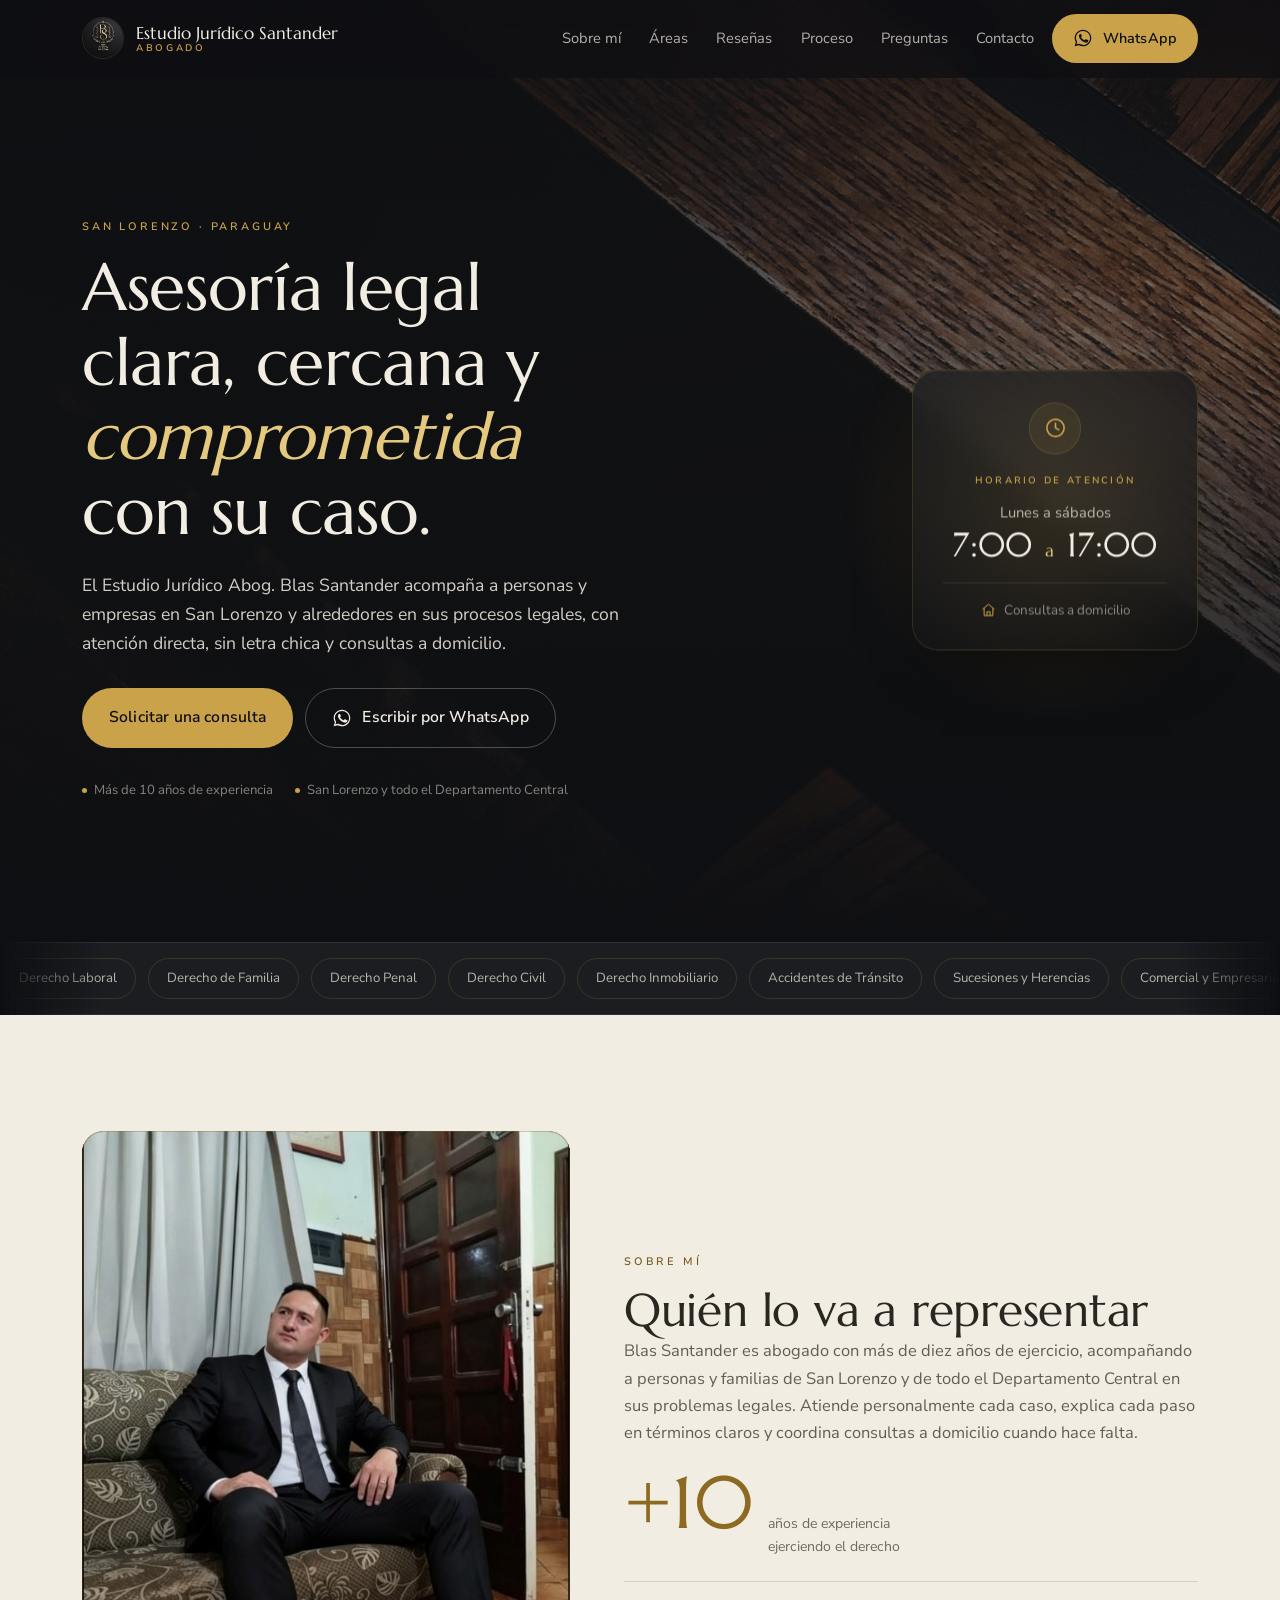
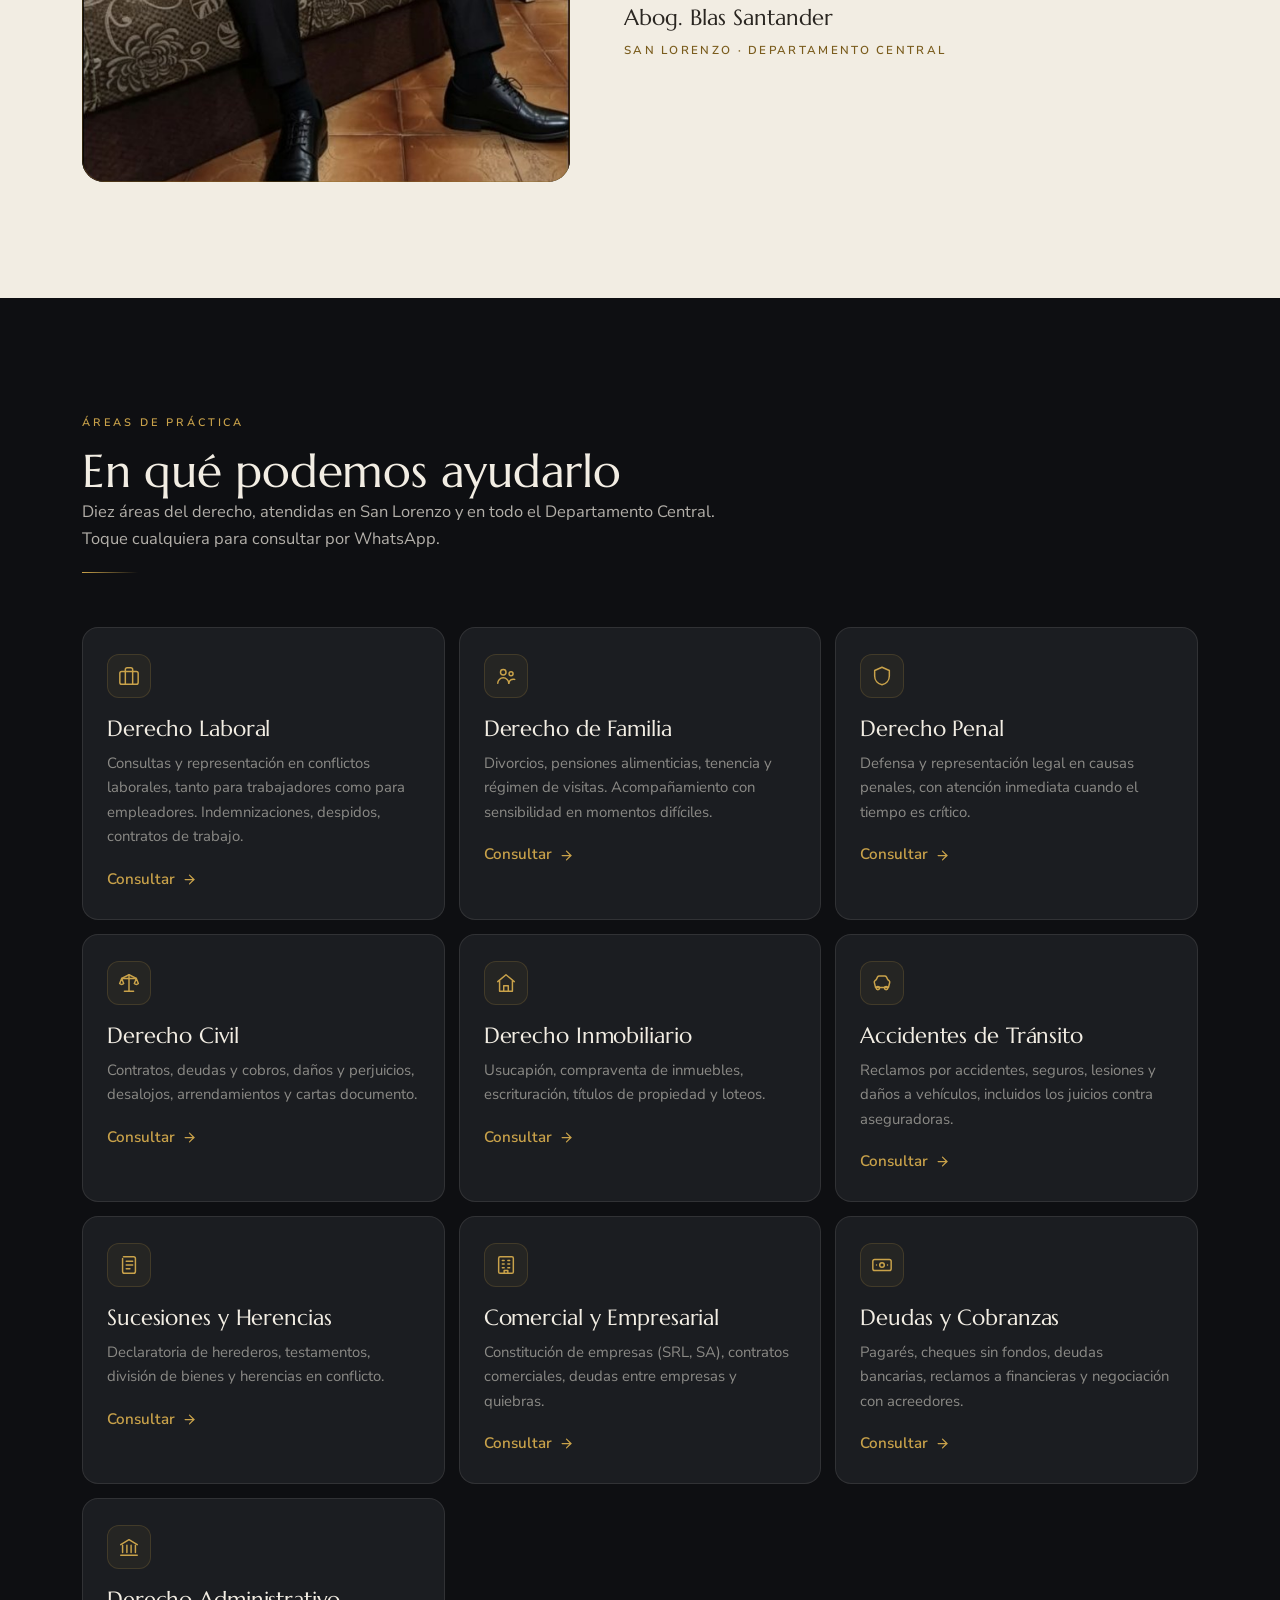
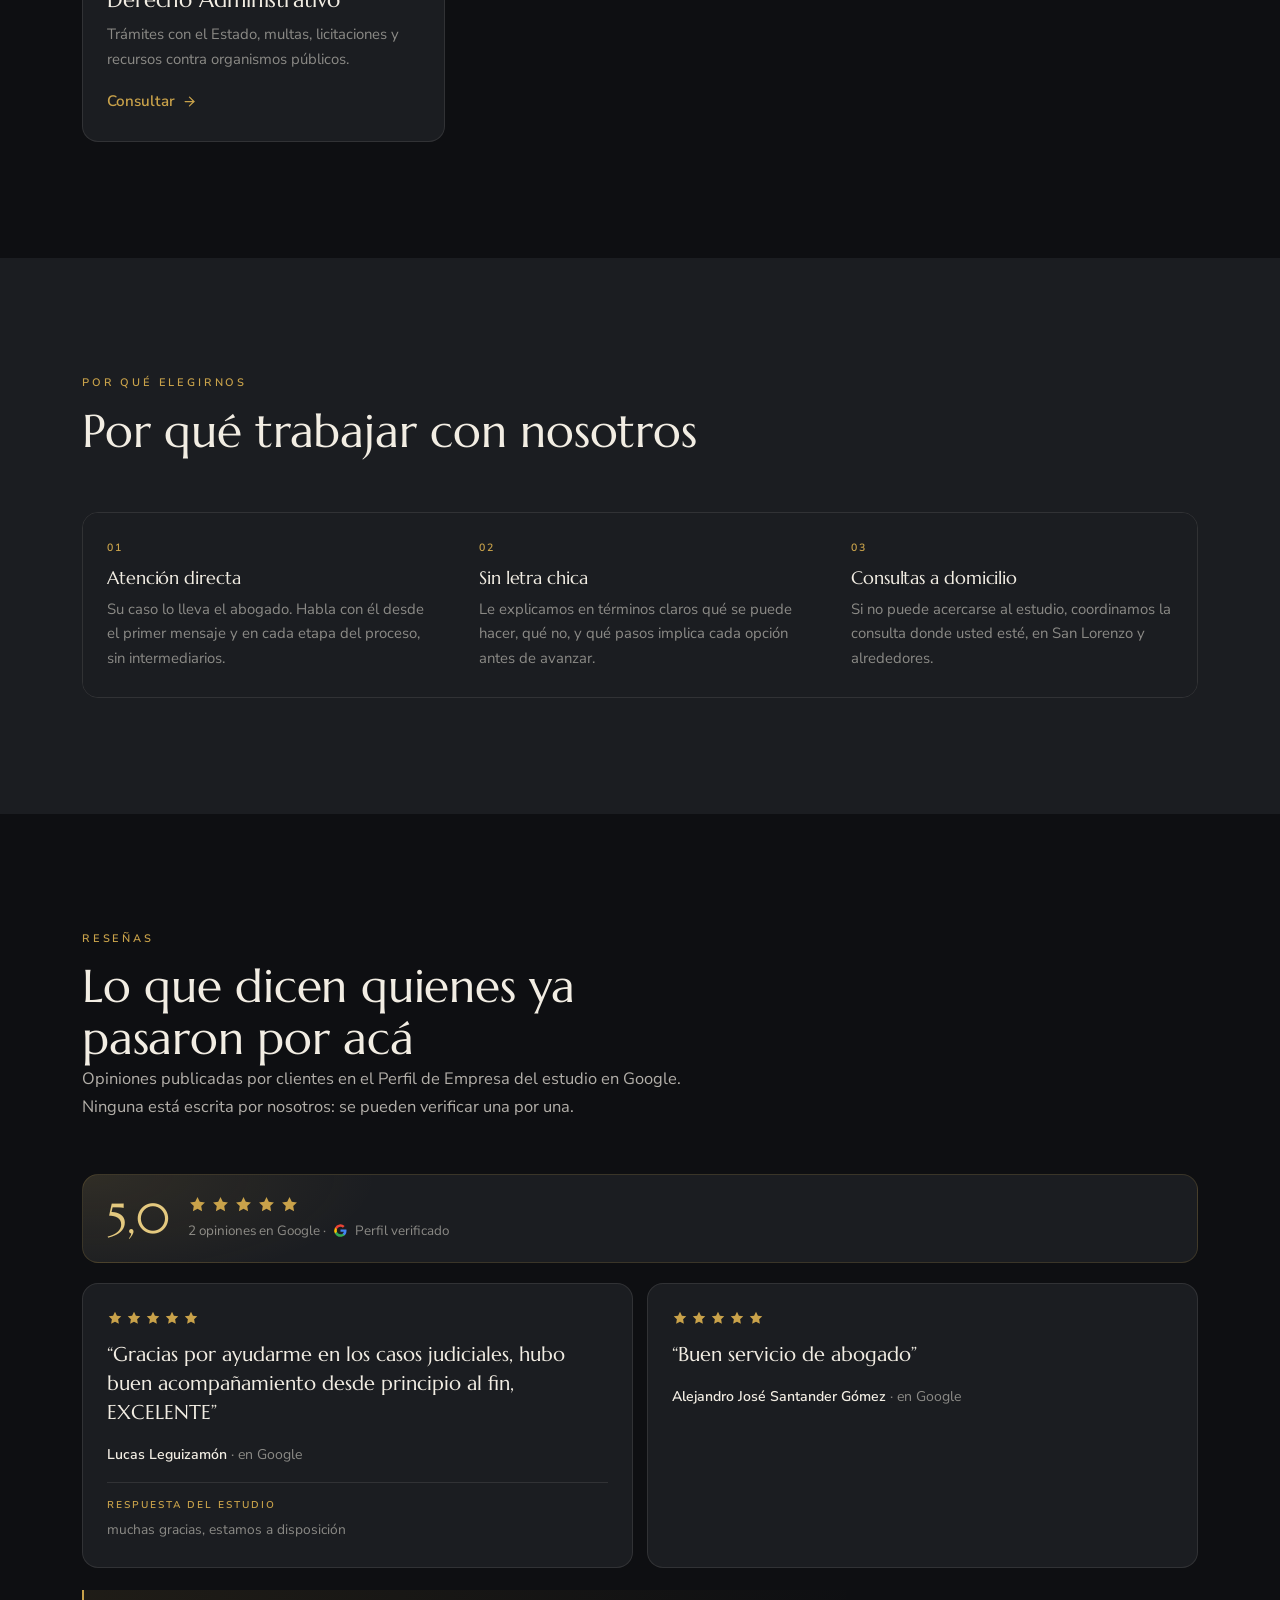
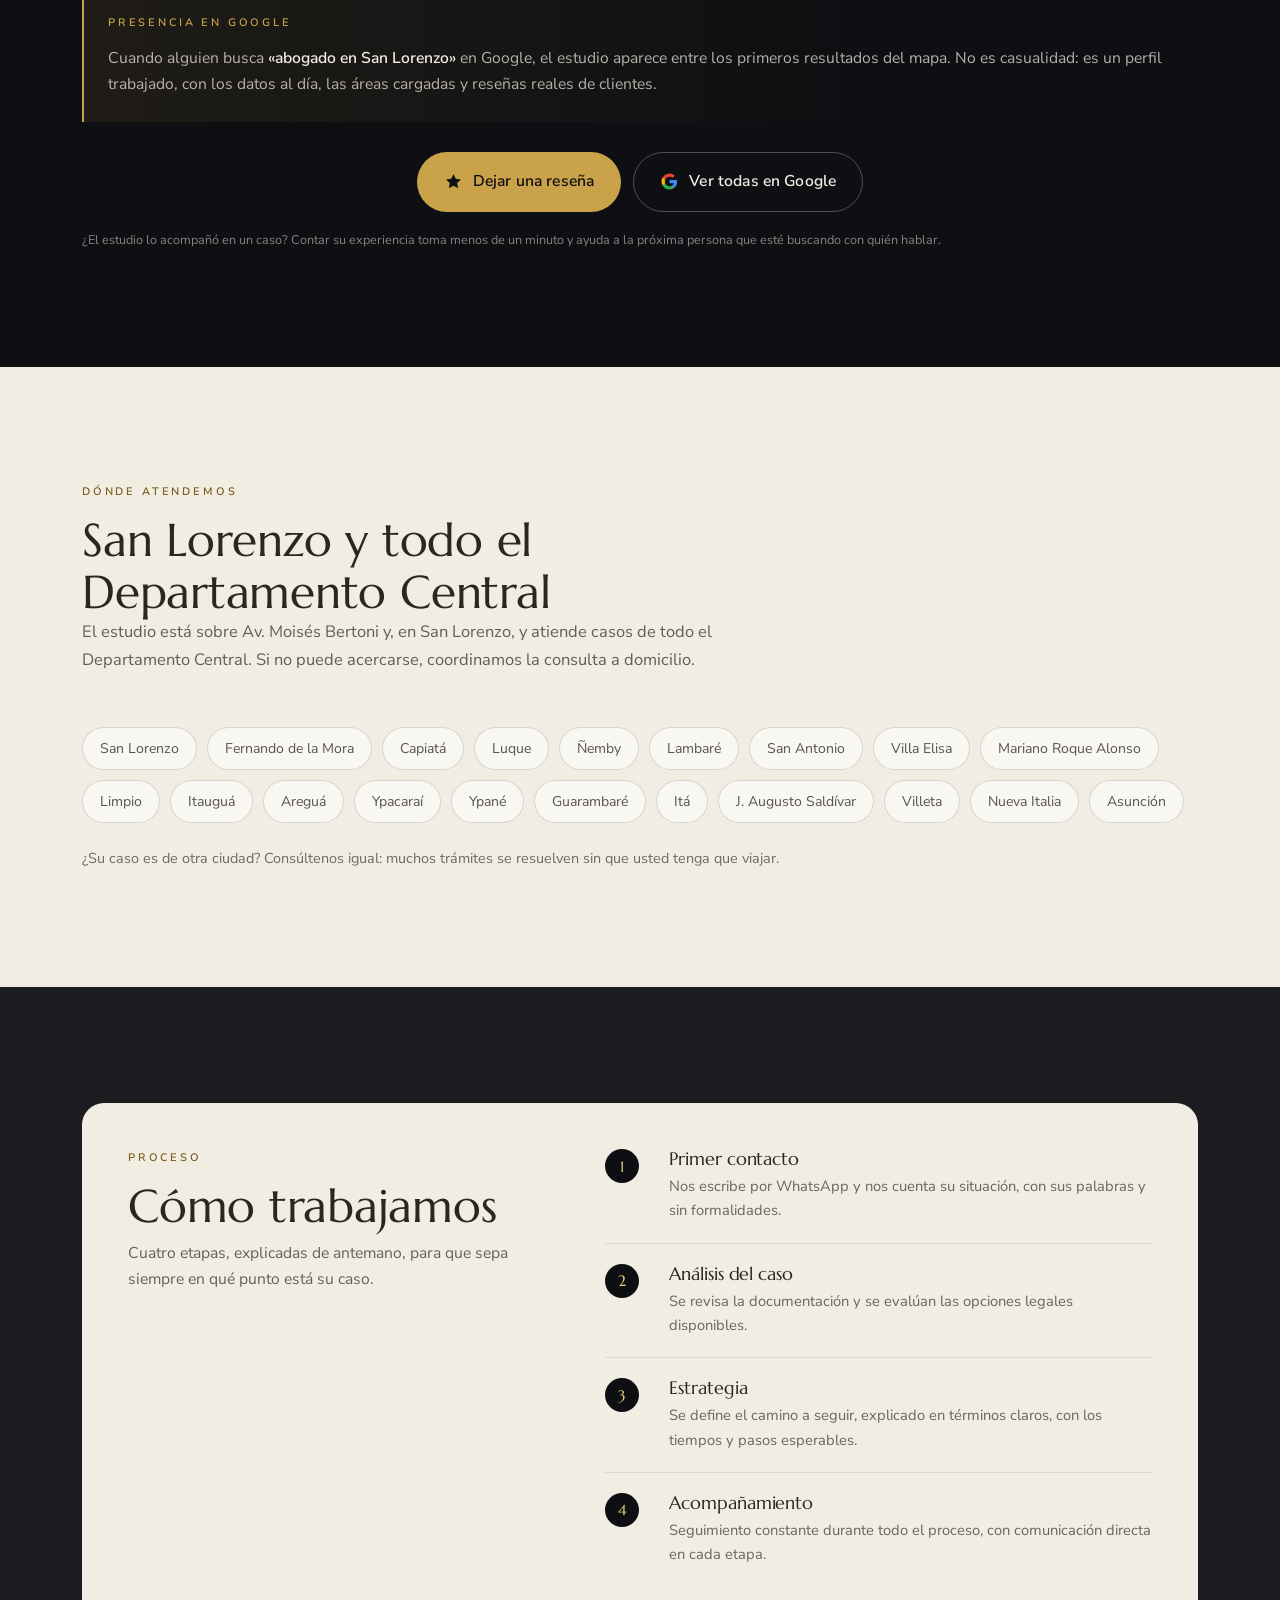
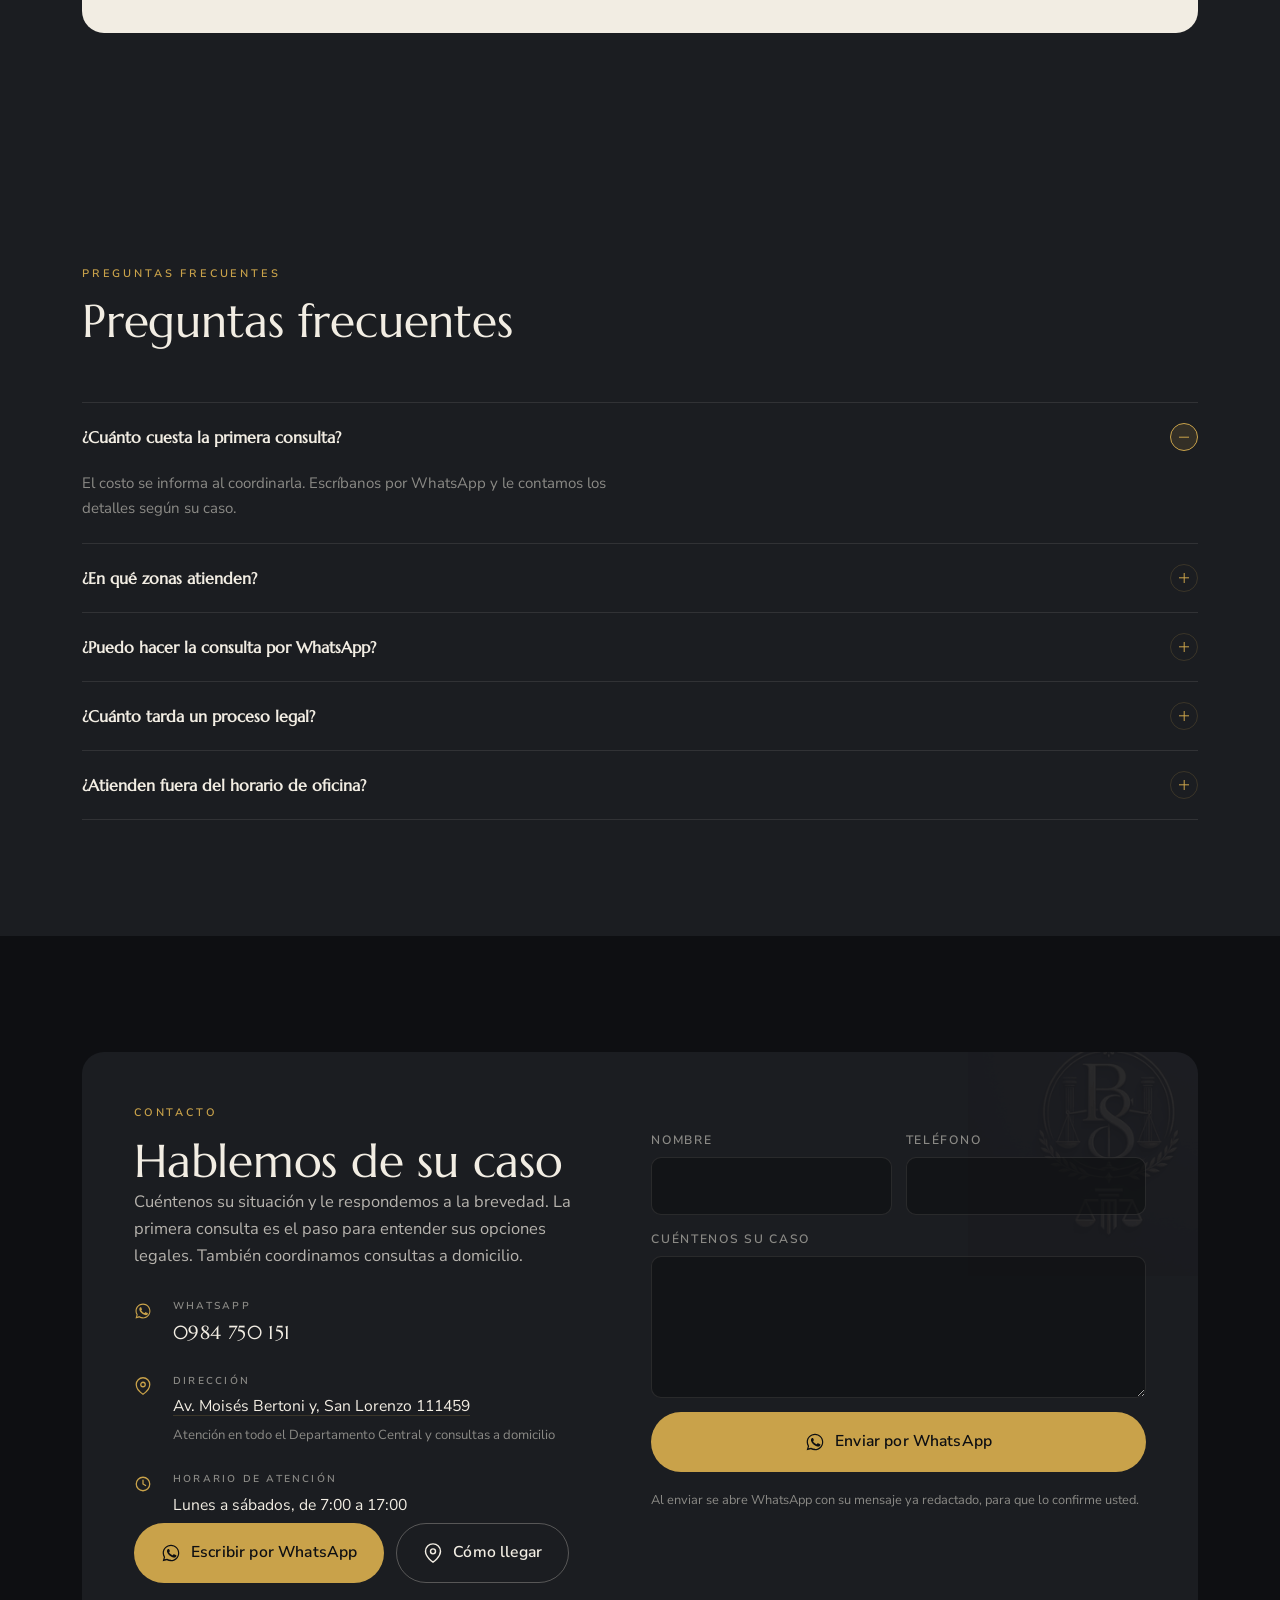
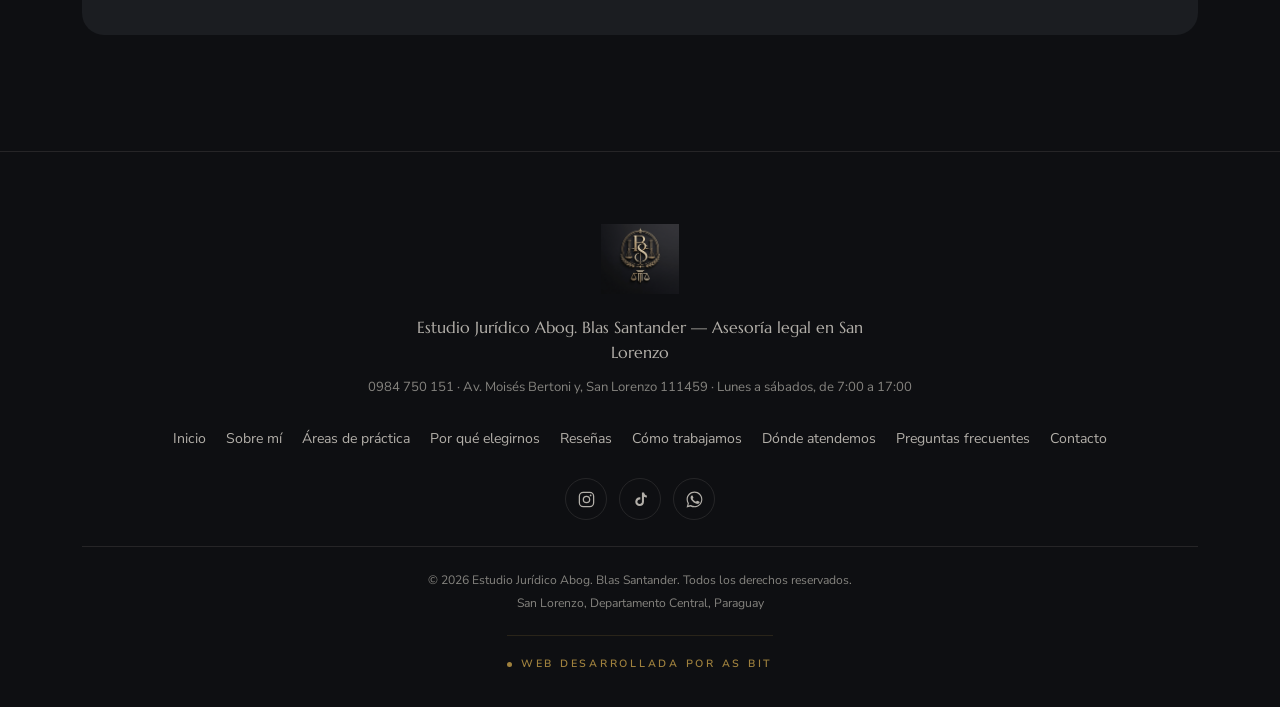
<file: index.html>
<!DOCTYPE html>
<html lang="es-PY">
<head>
<meta charset="UTF-8">
<meta name="viewport" content="width=device-width, initial-scale=1">
<title>Abogado en San Lorenzo | Estudio Jurídico Abog. Blas Santander</title>
<meta name="description" content="Abogado en San Lorenzo, Departamento Central. Más de 10 años en derecho laboral, familia, penal, civil, inmobiliario, tránsito y sucesiones. Atención directa y consultas a domicilio. Escríbanos por WhatsApp.">
<meta name="robots" content="index, follow, max-image-preview:large, max-snippet:-1">
<meta name="author" content="Blas Santander">
<meta name="geo.region" content="PY-11">
<meta name="geo.placename" content="San Lorenzo, Departamento Central, Paraguay">
<meta name="theme-color" content="#0E0F12">
<link rel="canonical" href="https://asbitpy.github.io/Estudio-juridico-Blas-Santander/">
<link rel="alternate" hreflang="es-py" href="https://asbitpy.github.io/Estudio-juridico-Blas-Santander/">
<link rel="alternate" hreflang="x-default" href="https://asbitpy.github.io/Estudio-juridico-Blas-Santander/">

<meta property="og:type" content="website">
<meta property="og:site_name" content="Estudio Jurídico Abog. Blas Santander">
<meta property="og:locale" content="es_PY">
<meta property="og:title" content="Abogado en San Lorenzo | Estudio Jurídico Abog. Blas Santander">
<meta property="og:description" content="Abogado en San Lorenzo, Departamento Central. Más de 10 años en derecho laboral, familia, penal, civil, inmobiliario, tránsito y sucesiones. Atención directa y consultas a domicilio. Escríbanos por WhatsApp.">
<meta property="og:url" content="https://asbitpy.github.io/Estudio-juridico-Blas-Santander/">
<meta property="og:image" content="https://asbitpy.github.io/Estudio-juridico-Blas-Santander/assets/img/logo.png">
<meta name="twitter:card" content="summary_large_image">
<meta name="twitter:title" content="Abogado en San Lorenzo | Estudio Jurídico Abog. Blas Santander">
<meta name="twitter:description" content="Abogado en San Lorenzo, Departamento Central. Más de 10 años en derecho laboral, familia, penal, civil, inmobiliario, tránsito y sucesiones. Atención directa y consultas a domicilio. Escríbanos por WhatsApp.">
<meta name="twitter:image" content="https://asbitpy.github.io/Estudio-juridico-Blas-Santander/assets/img/logo.png">

<link rel="icon" type="image/png" href="assets/img/favicon.png">
<link rel="apple-touch-icon" href="assets/img/icon-180.png">
<link rel="manifest" href="site.webmanifest">

<link rel="preconnect" href="https://fonts.googleapis.com">
<link rel="preconnect" href="https://fonts.gstatic.com" crossorigin>
<link href="https://fonts.googleapis.com/css2?family=Marcellus&family=Nunito+Sans:wght@300;400;600&display=swap" rel="stylesheet">
<link rel="stylesheet" href="assets/css/style.css">
<link rel="preload" as="image" href="assets/img/hero-madera-900.jpg" imagesrcset="assets/img/hero-madera-900.jpg 900w, assets/img/hero-madera-1600.jpg 1600w" imagesizes="100vw" fetchpriority="high">
<noscript><style>
  /* Si el JavaScript no carga, nada debe quedar invisible esperándolo. */
  .rv,.rv--esc>*{opacity:1 !important;transform:none !important}
  .hero .anim{opacity:1 !important;transform:none !important}
  .resenas__estrellas svg{opacity:1 !important;transform:none !important}
  .faq__panel{grid-template-rows:1fr !important}
  .cta-fija{display:none !important}
</style></noscript>

<script type="application/ld+json">
{
  "@context": "https://schema.org",
  "@type": "Attorney",
  "@id": "https://asbitpy.github.io/Estudio-juridico-Blas-Santander/#estudio",
  "name": "Estudio Jurídico Abog. Blas Santander",
  "alternateName": ["Estudio Jurídico Santander", "Estudio Juridico Abog. Blas Santander-servicios legales"],
  "description": "Asesoría legal en San Lorenzo, Paraguay. Derecho laboral, de familia, penal, civil, inmobiliario, accidentes de tránsito, sucesiones, comercial, cobranzas y administrativo.",
  "image": "https://asbitpy.github.io/Estudio-juridico-Blas-Santander/assets/img/blas-santander.jpg",
  "logo": "https://asbitpy.github.io/Estudio-juridico-Blas-Santander/assets/img/logo.png",
  "url": "https://asbitpy.github.io/Estudio-juridico-Blas-Santander/",
  "telephone": "+595984750151",
  "address": {
    "@type": "PostalAddress",
    "streetAddress": "Av. Moisés Bertoni y",
    "addressLocality": "San Lorenzo",
    "postalCode": "111459",
    "addressRegion": "Central",
    "addressCountry": "PY"
  },
  "geo": {"@type": "GeoCoordinates", "latitude": -25.3805, "longitude": -57.525071},
  "hasMap": "https://maps.app.goo.gl/B9xK4WuVq4MHmPoH9",
  "openingHoursSpecification": [{
    "@type": "OpeningHoursSpecification",
    "dayOfWeek": ["Monday","Tuesday","Wednesday","Thursday","Friday","Saturday"],
    "opens": "07:00",
    "closes": "17:00"
  }],
  "areaServed": [
    {"@type": "City", "name": "San Lorenzo"},
    {"@type": "City", "name": "Fernando de la Mora"},
    {"@type": "City", "name": "Capiatá"},
    {"@type": "City", "name": "Luque"},
    {"@type": "City", "name": "Ñemby"},
    {"@type": "City", "name": "Lambaré"},
    {"@type": "City", "name": "San Antonio"},
    {"@type": "City", "name": "Villa Elisa"},
    {"@type": "City", "name": "Mariano Roque Alonso"},
    {"@type": "City", "name": "Limpio"},
    {"@type": "City", "name": "Itauguá"},
    {"@type": "City", "name": "Areguá"},
    {"@type": "City", "name": "Ypacaraí"},
    {"@type": "City", "name": "Ypané"},
    {"@type": "City", "name": "Guarambaré"},
    {"@type": "City", "name": "Itá"},
    {"@type": "City", "name": "J. Augusto Saldívar"},
    {"@type": "City", "name": "Villeta"},
    {"@type": "City", "name": "Nueva Italia"},
    {"@type": "City", "name": "Asunción"},
    {"@type": "AdministrativeArea", "name": "Departamento Central, Paraguay"}
  ],
  "aggregateRating": {
    "@type": "AggregateRating",
    "ratingValue": "5.0",
    "reviewCount": "2",
    "bestRating": "5"
  },
  "review": [
    {"@type": "Review",
     "reviewRating": {"@type": "Rating", "ratingValue": "5", "bestRating": "5"},
     "author": {"@type": "Person", "name": "Lucas Leguizamón"},
     "reviewBody": "Gracias por ayudarme en los casos judiciales, hubo buen acompañamiento desde principio al fin, EXCELENTE"},
    {"@type": "Review",
     "reviewRating": {"@type": "Rating", "ratingValue": "5", "bestRating": "5"},
     "author": {"@type": "Person", "name": "Alejandro José Santander Gómez"},
     "reviewBody": "Buen servicio de abogado"}
  ],
  "founder": {"@type": "Person", "name": "Blas Santander", "jobTitle": "Abogado"},
  "employee": {"@type": "Person", "name": "Blas Santander", "jobTitle": "Abogado"},
  "knowsLanguage": ["es-PY", "gn"],
  "availableLanguage": ["Español", "Guaraní"],
  "hasOfferCatalog": {
    "@type": "OfferCatalog",
    "name": "Áreas de práctica",
    "itemListElement": [
      {"@type": "Offer", "itemOffered": {"@type": "Service", "name": "Derecho Laboral", "serviceType": "Derecho Laboral"}},
      {"@type": "Offer", "itemOffered": {"@type": "Service", "name": "Derecho de Familia", "serviceType": "Derecho de Familia"}},
      {"@type": "Offer", "itemOffered": {"@type": "Service", "name": "Derecho Penal", "serviceType": "Derecho Penal"}},
      {"@type": "Offer", "itemOffered": {"@type": "Service", "name": "Derecho Civil", "serviceType": "Derecho Civil"}},
      {"@type": "Offer", "itemOffered": {"@type": "Service", "name": "Derecho Inmobiliario", "serviceType": "Derecho Inmobiliario"}},
      {"@type": "Offer", "itemOffered": {"@type": "Service", "name": "Accidentes de Tránsito", "serviceType": "Accidentes de Tránsito"}},
      {"@type": "Offer", "itemOffered": {"@type": "Service", "name": "Sucesiones y Herencias", "serviceType": "Sucesiones y Herencias"}},
      {"@type": "Offer", "itemOffered": {"@type": "Service", "name": "Comercial y Empresarial", "serviceType": "Comercial y Empresarial"}},
      {"@type": "Offer", "itemOffered": {"@type": "Service", "name": "Deudas y Cobranzas", "serviceType": "Deudas y Cobranzas"}},
      {"@type": "Offer", "itemOffered": {"@type": "Service", "name": "Derecho Administrativo", "serviceType": "Derecho Administrativo"}}
    ]
  },
  "sameAs": ["https://www.instagram.com/blassantander9/", "https://www.tiktok.com/@blas.santander7", "https://g.page/r/CT8mIA5livakEBM"]
}
</script>
<script type="application/ld+json">
{
  "@context": "https://schema.org",
  "@type": "WebSite",
  "name": "Estudio Jurídico Abog. Blas Santander",
  "url": "https://asbitpy.github.io/Estudio-juridico-Blas-Santander/",
  "inLanguage": "es-PY",
  "publisher": {"@id": "https://asbitpy.github.io/Estudio-juridico-Blas-Santander/#estudio"}
}
</script>
<script type="application/ld+json">
{
  "@context": "https://schema.org",
  "@type": "FAQPage",
  "mainEntity": [
    {"@type": "Question", "name": "¿Cuánto cuesta la primera consulta?", "acceptedAnswer": {"@type": "Answer", "text": "El costo se informa al coordinarla. Escríbanos por WhatsApp y le contamos los detalles según su caso."}},
    {"@type": "Question", "name": "¿En qué zonas atienden?", "acceptedAnswer": {"@type": "Answer", "text": "Atendemos en San Lorenzo y en todo el Departamento Central. También coordinamos consultas a domicilio."}},
    {"@type": "Question", "name": "¿Puedo hacer la consulta por WhatsApp?", "acceptedAnswer": {"@type": "Answer", "text": "Sí. Es la vía más rápida y le responde el abogado directamente, sin intermediarios."}},
    {"@type": "Question", "name": "¿Cuánto tarda un proceso legal?", "acceptedAnswer": {"@type": "Answer", "text": "Depende del tipo de caso y de la vía que se elija. En la primera consulta le damos un plazo estimado realista y le explicamos qué puede acortarlo o alargarlo."}},
    {"@type": "Question", "name": "¿Atienden fuera del horario de oficina?", "acceptedAnswer": {"@type": "Answer", "text": "El horario de atención es de lunes a sábados, de 7:00 a 17:00. Si escribe fuera de ese horario, le respondemos apenas retomamos."}}
  ]
}
</script>

<!-- Google tag (gtag.js) — GA4. Mientras GA4_ID tenga XXXX no se carga nada. -->
<script>
  window.GA4_ID = "G-XXXXXXXXXX";
  if (window.GA4_ID.indexOf("XXXX") === -1) {
    var s = document.createElement("script");
    s.async = true;
    s.src = "https://www.googletagmanager.com/gtag/js?id=" + window.GA4_ID;
    document.head.appendChild(s);
    window.dataLayer = window.dataLayer || [];
    window.gtag = function () { window.dataLayer.push(arguments); };
    gtag("js", new Date());
    gtag("config", window.GA4_ID);
  }
</script>
</head>
<body>
<a href="#principal" class="salto-link">Saltar al contenido</a>
<div class="barra-progreso" aria-hidden="true"></div>
<header class="cabecera">
  <div class="contenedor">
    <a href="#inicio" class="marca" aria-label="Estudio Jurídico Santander — Inicio">
      <span class="marca__escudo"><img src="assets/img/logo.png" alt="" width="42" height="42"></span>
      <span class="marca__texto">
        <strong>Estudio Jurídico Santander</strong>
        <small>Abogado</small>
      </span>
    </a>
    <nav class="nav-esc" aria-label="Navegación principal">
      <a href="#sobre-mi">Sobre mí</a>
      <a href="#areas">Áreas</a>
      <a href="#resenas">Reseñas</a>
      <a href="#proceso">Proceso</a>
      <a href="#preguntas">Preguntas</a>
      <a href="#contacto">Contacto</a>
    </nav>
    <div class="acciones-cabecera">
      <a class="btn btn--sm btn-wa-cabecera" href="https://wa.me/595984750151?text=Hola%2C%20quisiera%20hacer%20una%20consulta%20legal." target="_blank" rel="noopener" data-wa="cabecera">
        <svg viewBox="0 0 24 24" fill="currentColor" aria-hidden="true"><path d="M17.5 14.4c-.3-.1-1.6-.8-1.9-.9-.2-.1-.4-.1-.6.1-.2.3-.7.9-.8 1-.2.2-.3.2-.5.1-.3-.1-1.2-.4-2.3-1.4-.8-.7-1.4-1.6-1.6-1.9-.2-.3 0-.5.1-.6.1-.1.3-.3.4-.5.1-.1.2-.3.3-.4.1-.2 0-.4 0-.5-.1-.2-.6-1.4-.8-1.9-.2-.4-.4-.4-.6-.4h-.5c-.2 0-.5.1-.7.3-.2.3-.9 1-.9 2.3 0 1.4 1 2.7 1.1 2.9.1.2 2 3 4.8 4.2.7.3 1.2.5 1.6.6.7.2 1.3.2 1.8.1.5-.1 1.6-.7 1.9-1.3.2-.6.2-1.1.2-1.2-.1-.1-.3-.2-.5-.3z"/><path d="M12 2C6.5 2 2 6.5 2 12c0 1.8.5 3.6 1.4 5.1L2 22l5-1.3c1.4.8 3.1 1.2 4.9 1.2 5.5 0 10-4.5 10-10S17.5 2 12 2zm0 18.2c-1.6 0-3.1-.4-4.5-1.2l-.3-.2-3 .8.8-2.9-.2-.3C4 15 3.5 13.5 3.5 12c0-4.7 3.8-8.5 8.5-8.5s8.5 3.8 8.5 8.5-3.8 8.5-8.5 8.5z"/></svg><span>WhatsApp</span>
      </a>
      <button class="hamburguesa" type="button" aria-label="Abrir menú" aria-expanded="false" aria-controls="menu">
        <span></span><span></span><span></span>
      </button>
    </div>
  </div>
</header>

<nav class="menu" id="menu" data-abierto="false" aria-label="Menú principal">
  <div class="menu__lista">
    <a href="#inicio"><span class="num">01</span>Inicio</a>
    <a href="#sobre-mi"><span class="num">02</span>Sobre mí</a>
    <a href="#areas"><span class="num">03</span>Áreas de práctica</a>
    <a href="#por-que"><span class="num">04</span>Por qué elegirnos</a>
    <a href="#resenas"><span class="num">05</span>Reseñas</a>
    <a href="#proceso"><span class="num">06</span>Cómo trabajamos</a>
    <a href="#zonas"><span class="num">07</span>Dónde atendemos</a>
    <a href="#preguntas"><span class="num">08</span>Preguntas frecuentes</a>
    <a href="#contacto"><span class="num">09</span>Contacto</a>
  </div>
  <div class="menu__pie">
    <p class="dato-menu">WhatsApp directo<b>0984 750 151</b></p>
    <p class="dato-menu">Lunes a sábados, de 7:00 a 17:00 · Consultas a domicilio</p>
    <a class="btn btn--bloque" href="https://wa.me/595984750151?text=Hola%2C%20quisiera%20hacer%20una%20consulta%20legal." target="_blank" rel="noopener" data-wa="menu">
      <svg viewBox="0 0 24 24" fill="currentColor" aria-hidden="true"><path d="M17.5 14.4c-.3-.1-1.6-.8-1.9-.9-.2-.1-.4-.1-.6.1-.2.3-.7.9-.8 1-.2.2-.3.2-.5.1-.3-.1-1.2-.4-2.3-1.4-.8-.7-1.4-1.6-1.6-1.9-.2-.3 0-.5.1-.6.1-.1.3-.3.4-.5.1-.1.2-.3.3-.4.1-.2 0-.4 0-.5-.1-.2-.6-1.4-.8-1.9-.2-.4-.4-.4-.6-.4h-.5c-.2 0-.5.1-.7.3-.2.3-.9 1-.9 2.3 0 1.4 1 2.7 1.1 2.9.1.2 2 3 4.8 4.2.7.3 1.2.5 1.6.6.7.2 1.3.2 1.8.1.5-.1 1.6-.7 1.9-1.3.2-.6.2-1.1.2-1.2-.1-.1-.3-.2-.5-.3z"/><path d="M12 2C6.5 2 2 6.5 2 12c0 1.8.5 3.6 1.4 5.1L2 22l5-1.3c1.4.8 3.1 1.2 4.9 1.2 5.5 0 10-4.5 10-10S17.5 2 12 2zm0 18.2c-1.6 0-3.1-.4-4.5-1.2l-.3-.2-3 .8.8-2.9-.2-.3C4 15 3.5 13.5 3.5 12c0-4.7 3.8-8.5 8.5-8.5s8.5 3.8 8.5 8.5-3.8 8.5-8.5 8.5z"/></svg><span>Escribir por WhatsApp</span>
    </a>
  </div>
</nav>


<main id="principal">

  <!-- ===== HERO — texto literal del diseño ===== -->
  <section class="hero" id="inicio">
    <div class="hero__fondo">
      <img src="assets/img/hero-madera-900.jpg"
           srcset="assets/img/hero-madera-900.jpg 900w, assets/img/hero-madera-1600.jpg 1600w"
           sizes="100vw" alt="" aria-hidden="true" width="1600" height="2400" fetchpriority="high">
    </div>
    <div class="hero__velo" aria-hidden="true"></div>
    <div class="contenedor">
      <div class="hero__cuerpo">
        <p class="eyebrow anim" style="--d:80ms">San Lorenzo · Paraguay</p>
        <h1 class="anim" style="--d:180ms">Asesoría legal clara, cercana y <em>comprometida</em> con su caso.</h1>
        <p class="hero__plomo anim" style="--d:300ms">El Estudio Jurídico Abog. Blas Santander acompaña a personas y empresas en San Lorenzo y alrededores en sus procesos legales, con atención directa, sin letra chica y consultas a domicilio.</p>
        <div class="hero__ctas anim" style="--d:420ms" data-ctas-hero>
          <a class="btn" href="#contacto">Solicitar una consulta</a>
          <a class="btn btn--linea" href="https://wa.me/595984750151?text=Hola%2C%20quisiera%20hacer%20una%20consulta%20legal." target="_blank" rel="noopener" data-wa="hero"><svg viewBox="0 0 24 24" fill="currentColor" aria-hidden="true"><path d="M17.5 14.4c-.3-.1-1.6-.8-1.9-.9-.2-.1-.4-.1-.6.1-.2.3-.7.9-.8 1-.2.2-.3.2-.5.1-.3-.1-1.2-.4-2.3-1.4-.8-.7-1.4-1.6-1.6-1.9-.2-.3 0-.5.1-.6.1-.1.3-.3.4-.5.1-.1.2-.3.3-.4.1-.2 0-.4 0-.5-.1-.2-.6-1.4-.8-1.9-.2-.4-.4-.4-.6-.4h-.5c-.2 0-.5.1-.7.3-.2.3-.9 1-.9 2.3 0 1.4 1 2.7 1.1 2.9.1.2 2 3 4.8 4.2.7.3 1.2.5 1.6.6.7.2 1.3.2 1.8.1.5-.1 1.6-.7 1.9-1.3.2-.6.2-1.1.2-1.2-.1-.1-.3-.2-.5-.3z"/><path d="M12 2C6.5 2 2 6.5 2 12c0 1.8.5 3.6 1.4 5.1L2 22l5-1.3c1.4.8 3.1 1.2 4.9 1.2 5.5 0 10-4.5 10-10S17.5 2 12 2zm0 18.2c-1.6 0-3.1-.4-4.5-1.2l-.3-.2-3 .8.8-2.9-.2-.3C4 15 3.5 13.5 3.5 12c0-4.7 3.8-8.5 8.5-8.5s8.5 3.8 8.5 8.5-3.8 8.5-8.5 8.5z"/></svg><span>Escribir por WhatsApp</span></a>
        </div>
        <p class="hero__sellos anim" style="--d:540ms">
          <span><i class="pip" aria-hidden="true"></i>Más de 10 años de experiencia</span>
          <span><i class="pip" aria-hidden="true"></i>San Lorenzo y todo el Departamento Central</span>
          <span class="sello--horario"><i class="pip" aria-hidden="true"></i>Lunes a sábados, de 7:00 a 17:00</span>
        </p>
      </div>

      <!-- Burbuja de horario: ocupa el aire de la derecha en escritorio.
           En móvil no aparece; el dato ya está en los sellos del hero. -->
      <aside class="burbuja" aria-label="Horario de atención">
        <span class="burbuja__icono"><svg viewBox="0 0 24 24" fill="none" stroke="currentColor" stroke-width="1.7" stroke-linecap="round" stroke-linejoin="round" aria-hidden="true"><circle cx="12" cy="12" r="9"/><polyline points="12 7 12 12 15.5 14"/></svg></span>
        <p class="burbuja__rotulo">Horario de atención</p>
        <p class="burbuja__dias">Lunes a sábados</p>
        <p class="burbuja__hora">7:00 <span>a</span> 17:00</p>
        <p class="burbuja__extra"><svg viewBox="0 0 24 24" fill="none" stroke="currentColor" stroke-width="1.6" stroke-linecap="round" stroke-linejoin="round" aria-hidden="true"><path d="M3 10.5 12 3l9 7.5"/><path d="M5 9.8V21h14V9.8"/><path d="M9.5 21v-6h5v6"/></svg> Consultas a domicilio</p>
      </aside>
    </div>
  </section>

  <div class="marquesina" aria-label="Áreas de práctica">
    <div class="marquesina__pista"><a class="chip" href="#areas">Derecho Laboral</a><a class="chip" href="#areas">Derecho de Familia</a><a class="chip" href="#areas">Derecho Penal</a><a class="chip" href="#areas">Derecho Civil</a><a class="chip" href="#areas">Derecho Inmobiliario</a><a class="chip" href="#areas">Accidentes de Tránsito</a><a class="chip" href="#areas">Sucesiones y Herencias</a><a class="chip" href="#areas">Comercial y Empresarial</a><a class="chip" href="#areas">Deudas y Cobranzas</a><a class="chip" href="#areas">Derecho Administrativo</a></div>
  </div>

  <!-- ===== SOBRE MÍ ===== -->
  <section class="seccion seccion--marfil" id="sobre-mi">
    <div class="contenedor">
      <div class="sobre">
        <div class="sobre__figura rv">
          <img src="assets/img/blas-santander-900.jpg" alt="Abog. Blas Santander, abogado en San Lorenzo, Paraguay" width="585" height="853" loading="lazy">
        </div>
        <div class="rv" style="--d:120ms">
          <p class="eyebrow">Sobre mí</p>
          <h2>Quién lo va a representar</h2>
          <p class="plomo">Blas Santander es abogado con más de diez años de ejercicio, acompañando a personas y familias de San Lorenzo y de todo el Departamento Central en sus problemas legales. Atiende personalmente cada caso, explica cada paso en términos claros y coordina consultas a domicilio cuando hace falta.</p>
          <div class="sobre__cifra">
            <span class="n" data-contador="10" data-prefijo="+">+10</span>
            <span class="t">años de experiencia ejerciendo el derecho</span>
          </div>
          <p class="sobre__firma">Abog. Blas Santander<small>San Lorenzo · Departamento Central</small></p>
        </div>
      </div>
    </div>
  </section>

  <!-- ===== ÁREAS ===== -->
  <section class="seccion" id="areas">
    <div class="contenedor">
      <div class="encabezado-seccion rv">
        <p class="eyebrow">Áreas de práctica</p>
        <h2>En qué podemos ayudarlo</h2>
        <p class="plomo">Diez áreas del derecho, atendidas en San Lorenzo y en todo el Departamento Central. Toque cualquiera para consultar por WhatsApp.</p>
        <div class="filete" aria-hidden="true"></div>
      </div>
      <div class="rejilla rejilla--2 rejilla--3 rv--esc">
        <a class="tarjeta" href="https://wa.me/595984750151?text=Hola%2C%20quisiera%20hacer%20una%20consulta%20sobre%20derecho%20laboral." target="_blank" rel="noopener" data-wa="area-1">
          <span class="tarjeta__icono"><svg viewBox="0 0 24 24" fill="none" stroke="currentColor" stroke-width="1.6" stroke-linecap="round" stroke-linejoin="round" aria-hidden="true"><rect x="2" y="7" width="20" height="14" rx="2"/><path d="M16 21V5a2 2 0 0 0-2-2h-4a2 2 0 0 0-2 2v16"/></svg></span>
          <h3>Derecho Laboral</h3>
          <p>Consultas y representación en conflictos laborales, tanto para trabajadores como para empleadores. Indemnizaciones, despidos, contratos de trabajo.</p>
          <span class="enlace-oro">Consultar <svg class="flecha" viewBox="0 0 24 24" fill="none" stroke="currentColor" stroke-width="2" stroke-linecap="round" stroke-linejoin="round" aria-hidden="true" width="15" height="15"><line x1="5" y1="12" x2="19" y2="12"/><polyline points="12 5 19 12 12 19"/></svg></span>
        </a>
        <a class="tarjeta" href="https://wa.me/595984750151?text=Hola%2C%20quisiera%20hacer%20una%20consulta%20sobre%20derecho%20de%20familia." target="_blank" rel="noopener" data-wa="area-2">
          <span class="tarjeta__icono"><svg viewBox="0 0 24 24" fill="none" stroke="currentColor" stroke-width="1.6" stroke-linecap="round" stroke-linejoin="round" aria-hidden="true"><circle cx="9" cy="8" r="3"/><path d="M3 20a6 6 0 0 1 12 0"/><circle cx="17.5" cy="9.5" r="2.2"/><path d="M15 20a5 5 0 0 1 6.5-4.3"/></svg></span>
          <h3>Derecho de Familia</h3>
          <p>Divorcios, pensiones alimenticias, tenencia y régimen de visitas. Acompañamiento con sensibilidad en momentos difíciles.</p>
          <span class="enlace-oro">Consultar <svg class="flecha" viewBox="0 0 24 24" fill="none" stroke="currentColor" stroke-width="2" stroke-linecap="round" stroke-linejoin="round" aria-hidden="true" width="15" height="15"><line x1="5" y1="12" x2="19" y2="12"/><polyline points="12 5 19 12 12 19"/></svg></span>
        </a>
        <a class="tarjeta" href="https://wa.me/595984750151?text=Hola%2C%20quisiera%20hacer%20una%20consulta%20sobre%20derecho%20penal." target="_blank" rel="noopener" data-wa="area-3">
          <span class="tarjeta__icono"><svg viewBox="0 0 24 24" fill="none" stroke="currentColor" stroke-width="1.6" stroke-linecap="round" stroke-linejoin="round" aria-hidden="true"><path d="M12 2.5 4 6v6c0 5 3.4 8.6 8 9.5 4.6-.9 8-4.5 8-9.5V6z"/></svg></span>
          <h3>Derecho Penal</h3>
          <p>Defensa y representación legal en causas penales, con atención inmediata cuando el tiempo es crítico.</p>
          <span class="enlace-oro">Consultar <svg class="flecha" viewBox="0 0 24 24" fill="none" stroke="currentColor" stroke-width="2" stroke-linecap="round" stroke-linejoin="round" aria-hidden="true" width="15" height="15"><line x1="5" y1="12" x2="19" y2="12"/><polyline points="12 5 19 12 12 19"/></svg></span>
        </a>
        <a class="tarjeta" href="https://wa.me/595984750151?text=Hola%2C%20quisiera%20hacer%20una%20consulta%20sobre%20derecho%20civil." target="_blank" rel="noopener" data-wa="area-4">
          <span class="tarjeta__icono"><svg viewBox="0 0 24 24" fill="none" stroke="currentColor" stroke-width="1.6" stroke-linecap="round" stroke-linejoin="round" aria-hidden="true"><path d="M12 3v18M7 21h10M4 7h16M4 7l-2.2 5.6a3 3 0 0 0 4.4 0zM20 7l2.2 5.6a3 3 0 0 1-4.4 0z"/><path d="M12 3 4 7M12 3l8 4"/></svg></span>
          <h3>Derecho Civil</h3>
          <p>Contratos, deudas y cobros, daños y perjuicios, desalojos, arrendamientos y cartas documento.</p>
          <span class="enlace-oro">Consultar <svg class="flecha" viewBox="0 0 24 24" fill="none" stroke="currentColor" stroke-width="2" stroke-linecap="round" stroke-linejoin="round" aria-hidden="true" width="15" height="15"><line x1="5" y1="12" x2="19" y2="12"/><polyline points="12 5 19 12 12 19"/></svg></span>
        </a>
        <a class="tarjeta" href="https://wa.me/595984750151?text=Hola%2C%20quisiera%20hacer%20una%20consulta%20sobre%20derecho%20inmobiliario." target="_blank" rel="noopener" data-wa="area-5">
          <span class="tarjeta__icono"><svg viewBox="0 0 24 24" fill="none" stroke="currentColor" stroke-width="1.6" stroke-linecap="round" stroke-linejoin="round" aria-hidden="true"><path d="M3 10.5 12 3l9 7.5"/><path d="M5 9.8V21h14V9.8"/><path d="M9.5 21v-6h5v6"/></svg></span>
          <h3>Derecho Inmobiliario</h3>
          <p>Usucapión, compraventa de inmuebles, escrituración, títulos de propiedad y loteos.</p>
          <span class="enlace-oro">Consultar <svg class="flecha" viewBox="0 0 24 24" fill="none" stroke="currentColor" stroke-width="2" stroke-linecap="round" stroke-linejoin="round" aria-hidden="true" width="15" height="15"><line x1="5" y1="12" x2="19" y2="12"/><polyline points="12 5 19 12 12 19"/></svg></span>
        </a>
        <a class="tarjeta" href="https://wa.me/595984750151?text=Hola%2C%20quisiera%20hacer%20una%20consulta%20sobre%20un%20accidente%20de%20tr%C3%A1nsito." target="_blank" rel="noopener" data-wa="area-6">
          <span class="tarjeta__icono"><svg viewBox="0 0 24 24" fill="none" stroke="currentColor" stroke-width="1.6" stroke-linecap="round" stroke-linejoin="round" aria-hidden="true"><path d="M5 17h14l1.4-5.6a2 2 0 0 0-.8-2.1l-1.3-.9-1.5-3A2 2 0 0 0 15 4.3H9a2 2 0 0 0-1.8 1.1l-1.5 3-1.3.9a2 2 0 0 0-.8 2.1z"/><circle cx="7.5" cy="17.5" r="1.8"/><circle cx="16.5" cy="17.5" r="1.8"/></svg></span>
          <h3>Accidentes de Tránsito</h3>
          <p>Reclamos por accidentes, seguros, lesiones y daños a vehículos, incluidos los juicios contra aseguradoras.</p>
          <span class="enlace-oro">Consultar <svg class="flecha" viewBox="0 0 24 24" fill="none" stroke="currentColor" stroke-width="2" stroke-linecap="round" stroke-linejoin="round" aria-hidden="true" width="15" height="15"><line x1="5" y1="12" x2="19" y2="12"/><polyline points="12 5 19 12 12 19"/></svg></span>
        </a>
        <a class="tarjeta" href="https://wa.me/595984750151?text=Hola%2C%20quisiera%20hacer%20una%20consulta%20sobre%20una%20sucesi%C3%B3n%20o%20herencia." target="_blank" rel="noopener" data-wa="area-7">
          <span class="tarjeta__icono"><svg viewBox="0 0 24 24" fill="none" stroke="currentColor" stroke-width="1.6" stroke-linecap="round" stroke-linejoin="round" aria-hidden="true"><path d="M6 3h11a2 2 0 0 1 2 2v14a2 2 0 0 1-2 2H7a2 2 0 0 1-2-2V5"/><path d="M9 8h7M9 12h7M9 16h4"/></svg></span>
          <h3>Sucesiones y Herencias</h3>
          <p>Declaratoria de herederos, testamentos, división de bienes y herencias en conflicto.</p>
          <span class="enlace-oro">Consultar <svg class="flecha" viewBox="0 0 24 24" fill="none" stroke="currentColor" stroke-width="2" stroke-linecap="round" stroke-linejoin="round" aria-hidden="true" width="15" height="15"><line x1="5" y1="12" x2="19" y2="12"/><polyline points="12 5 19 12 12 19"/></svg></span>
        </a>
        <a class="tarjeta" href="https://wa.me/595984750151?text=Hola%2C%20quisiera%20hacer%20una%20consulta%20sobre%20un%20tema%20comercial%20o%20empresarial." target="_blank" rel="noopener" data-wa="area-8">
          <span class="tarjeta__icono"><svg viewBox="0 0 24 24" fill="none" stroke="currentColor" stroke-width="1.6" stroke-linecap="round" stroke-linejoin="round" aria-hidden="true"><rect x="4" y="3" width="16" height="18" rx="1.5"/><path d="M8 7h2M14 7h2M8 11h2M14 11h2M8 15h2M14 15h2M10 21v-3h4v3"/></svg></span>
          <h3>Comercial y Empresarial</h3>
          <p>Constitución de empresas (SRL, SA), contratos comerciales, deudas entre empresas y quiebras.</p>
          <span class="enlace-oro">Consultar <svg class="flecha" viewBox="0 0 24 24" fill="none" stroke="currentColor" stroke-width="2" stroke-linecap="round" stroke-linejoin="round" aria-hidden="true" width="15" height="15"><line x1="5" y1="12" x2="19" y2="12"/><polyline points="12 5 19 12 12 19"/></svg></span>
        </a>
        <a class="tarjeta" href="https://wa.me/595984750151?text=Hola%2C%20quisiera%20hacer%20una%20consulta%20sobre%20una%20deuda%20o%20cobranza." target="_blank" rel="noopener" data-wa="area-9">
          <span class="tarjeta__icono"><svg viewBox="0 0 24 24" fill="none" stroke="currentColor" stroke-width="1.6" stroke-linecap="round" stroke-linejoin="round" aria-hidden="true"><rect x="2" y="6" width="20" height="12" rx="2"/><circle cx="12" cy="12" r="2.5"/><path d="M6 12h.01M18 12h.01"/></svg></span>
          <h3>Deudas y Cobranzas</h3>
          <p>Pagarés, cheques sin fondos, deudas bancarias, reclamos a financieras y negociación con acreedores.</p>
          <span class="enlace-oro">Consultar <svg class="flecha" viewBox="0 0 24 24" fill="none" stroke="currentColor" stroke-width="2" stroke-linecap="round" stroke-linejoin="round" aria-hidden="true" width="15" height="15"><line x1="5" y1="12" x2="19" y2="12"/><polyline points="12 5 19 12 12 19"/></svg></span>
        </a>
        <a class="tarjeta" href="https://wa.me/595984750151?text=Hola%2C%20quisiera%20hacer%20una%20consulta%20sobre%20un%20tr%C3%A1mite%20administrativo." target="_blank" rel="noopener" data-wa="area-10">
          <span class="tarjeta__icono"><svg viewBox="0 0 24 24" fill="none" stroke="currentColor" stroke-width="1.6" stroke-linecap="round" stroke-linejoin="round" aria-hidden="true"><path d="M3 9.5 12 4l9 5.5"/><path d="M5 10v8M9.7 10v8M14.3 10v8M19 10v8M3 21h18"/></svg></span>
          <h3>Derecho Administrativo</h3>
          <p>Trámites con el Estado, multas, licitaciones y recursos contra organismos públicos.</p>
          <span class="enlace-oro">Consultar <svg class="flecha" viewBox="0 0 24 24" fill="none" stroke="currentColor" stroke-width="2" stroke-linecap="round" stroke-linejoin="round" aria-hidden="true" width="15" height="15"><line x1="5" y1="12" x2="19" y2="12"/><polyline points="12 5 19 12 12 19"/></svg></span>
        </a>
      </div>
    </div>
  </section>

  <!-- ===== POR QUÉ ===== -->
  <section class="seccion seccion--carbon" id="por-que">
    <div class="contenedor">
      <div class="encabezado-seccion rv">
        <p class="eyebrow">Por qué elegirnos</p>
        <h2>Por qué trabajar con nosotros</h2>
      </div>
      <div class="ventajas rv--esc">
        <div class="ventaja">
          <span class="ventaja__num">01</span>
          <h3>Atención directa</h3>
          <p>Su caso lo lleva el abogado. Habla con él desde el primer mensaje y en cada etapa del proceso, sin intermediarios.</p>
        </div>
        <div class="ventaja">
          <span class="ventaja__num">02</span>
          <h3>Sin letra chica</h3>
          <p>Le explicamos en términos claros qué se puede hacer, qué no, y qué pasos implica cada opción antes de avanzar.</p>
        </div>
        <div class="ventaja">
          <span class="ventaja__num">03</span>
          <h3>Consultas a domicilio</h3>
          <p>Si no puede acercarse al estudio, coordinamos la consulta donde usted esté, en San Lorenzo y alrededores.</p>
        </div>
      </div>
    </div>
  </section>

  <!-- ===== RESEÑAS DE GOOGLE (opiniones reales del Perfil de Empresa) ===== -->
  <section class="seccion" id="resenas">
    <div class="contenedor">
      <div class="encabezado-seccion rv">
        <p class="eyebrow">Reseñas</p>
        <h2>Lo que dicen quienes ya pasaron por acá</h2>
        <p class="plomo">Opiniones publicadas por clientes en el Perfil de Empresa del estudio en Google. Ninguna está escrita por nosotros: se pueden verificar una por una.</p>
      </div>

      <div class="marca-google rv">
        <div class="marca-google__nota">5,0</div>
        <div>
          <div class="marca-google__estrellas" role="img" aria-label="Calificación 5,0 sobre 5 en Google"><svg viewBox="0 0 24 24" fill="currentColor" aria-hidden="true"><path d="m12 2.6 2.9 5.9 6.5.9-4.7 4.6 1.1 6.5-5.8-3-5.8 3 1.1-6.5L2.6 9.4l6.5-.9z"/></svg><svg viewBox="0 0 24 24" fill="currentColor" aria-hidden="true"><path d="m12 2.6 2.9 5.9 6.5.9-4.7 4.6 1.1 6.5-5.8-3-5.8 3 1.1-6.5L2.6 9.4l6.5-.9z"/></svg><svg viewBox="0 0 24 24" fill="currentColor" aria-hidden="true"><path d="m12 2.6 2.9 5.9 6.5.9-4.7 4.6 1.1 6.5-5.8-3-5.8 3 1.1-6.5L2.6 9.4l6.5-.9z"/></svg><svg viewBox="0 0 24 24" fill="currentColor" aria-hidden="true"><path d="m12 2.6 2.9 5.9 6.5.9-4.7 4.6 1.1 6.5-5.8-3-5.8 3 1.1-6.5L2.6 9.4l6.5-.9z"/></svg><svg viewBox="0 0 24 24" fill="currentColor" aria-hidden="true"><path d="m12 2.6 2.9 5.9 6.5.9-4.7 4.6 1.1 6.5-5.8-3-5.8 3 1.1-6.5L2.6 9.4l6.5-.9z"/></svg></div>
          <p class="marca-google__pie">2 opiniones en Google · <svg viewBox="0 0 24 24" aria-hidden="true"><path fill="#4285F4" d="M21.6 12.2c0-.7-.1-1.4-.2-2H12v3.9h5.4a4.6 4.6 0 0 1-2 3v2.5h3.2c1.9-1.7 3-4.3 3-7.4z"/><path fill="#34A853" d="M12 22c2.7 0 5-.9 6.6-2.4l-3.2-2.5c-.9.6-2 1-3.4 1-2.6 0-4.8-1.7-5.6-4.1H3.1v2.6A10 10 0 0 0 12 22z"/><path fill="#FBBC05" d="M6.4 14c-.2-.6-.3-1.3-.3-2s.1-1.4.3-2V7.4H3.1a10 10 0 0 0 0 9.2z"/><path fill="#EA4335" d="M12 5.9c1.5 0 2.8.5 3.8 1.5l2.8-2.8A10 10 0 0 0 3.1 7.4L6.4 10c.8-2.4 3-4.1 5.6-4.1z"/></svg> <span>Perfil verificado</span></p>
        </div>
      </div>

      <div class="rejilla rejilla--2 rv--esc" style="margin-top:20px">
        <figure class="resena-card">
          <div class="resena-card__estrellas" role="img" aria-label="5 de 5 estrellas"><svg viewBox="0 0 24 24" fill="currentColor" aria-hidden="true"><path d="m12 2.6 2.9 5.9 6.5.9-4.7 4.6 1.1 6.5-5.8-3-5.8 3 1.1-6.5L2.6 9.4l6.5-.9z"/></svg><svg viewBox="0 0 24 24" fill="currentColor" aria-hidden="true"><path d="m12 2.6 2.9 5.9 6.5.9-4.7 4.6 1.1 6.5-5.8-3-5.8 3 1.1-6.5L2.6 9.4l6.5-.9z"/></svg><svg viewBox="0 0 24 24" fill="currentColor" aria-hidden="true"><path d="m12 2.6 2.9 5.9 6.5.9-4.7 4.6 1.1 6.5-5.8-3-5.8 3 1.1-6.5L2.6 9.4l6.5-.9z"/></svg><svg viewBox="0 0 24 24" fill="currentColor" aria-hidden="true"><path d="m12 2.6 2.9 5.9 6.5.9-4.7 4.6 1.1 6.5-5.8-3-5.8 3 1.1-6.5L2.6 9.4l6.5-.9z"/></svg><svg viewBox="0 0 24 24" fill="currentColor" aria-hidden="true"><path d="m12 2.6 2.9 5.9 6.5.9-4.7 4.6 1.1 6.5-5.8-3-5.8 3 1.1-6.5L2.6 9.4l6.5-.9z"/></svg></div>
          <blockquote>Gracias por ayudarme en los casos judiciales, hubo buen acompañamiento desde principio al fin, EXCELENTE</blockquote>
          <figcaption>Lucas Leguizamón <span>· en Google</span></figcaption>
          <p class="resena-card__respuesta"><span>Respuesta del estudio</span>muchas gracias, estamos a disposición</p>
        </figure>
        <figure class="resena-card">
          <div class="resena-card__estrellas" role="img" aria-label="5 de 5 estrellas"><svg viewBox="0 0 24 24" fill="currentColor" aria-hidden="true"><path d="m12 2.6 2.9 5.9 6.5.9-4.7 4.6 1.1 6.5-5.8-3-5.8 3 1.1-6.5L2.6 9.4l6.5-.9z"/></svg><svg viewBox="0 0 24 24" fill="currentColor" aria-hidden="true"><path d="m12 2.6 2.9 5.9 6.5.9-4.7 4.6 1.1 6.5-5.8-3-5.8 3 1.1-6.5L2.6 9.4l6.5-.9z"/></svg><svg viewBox="0 0 24 24" fill="currentColor" aria-hidden="true"><path d="m12 2.6 2.9 5.9 6.5.9-4.7 4.6 1.1 6.5-5.8-3-5.8 3 1.1-6.5L2.6 9.4l6.5-.9z"/></svg><svg viewBox="0 0 24 24" fill="currentColor" aria-hidden="true"><path d="m12 2.6 2.9 5.9 6.5.9-4.7 4.6 1.1 6.5-5.8-3-5.8 3 1.1-6.5L2.6 9.4l6.5-.9z"/></svg><svg viewBox="0 0 24 24" fill="currentColor" aria-hidden="true"><path d="m12 2.6 2.9 5.9 6.5.9-4.7 4.6 1.1 6.5-5.8-3-5.8 3 1.1-6.5L2.6 9.4l6.5-.9z"/></svg></div>
          <blockquote>Buen servicio de abogado</blockquote>
          <figcaption>Alejandro José Santander Gómez <span>· en Google</span></figcaption>
          
        </figure>
      </div>

      <div class="destaque-google rv">
        <p class="eyebrow">Presencia en Google</p>
        <p>Cuando alguien busca <strong>«abogado en San Lorenzo»</strong> en Google, el estudio aparece entre los primeros resultados del mapa. No es casualidad: es un perfil trabajado, con los datos al día, las áreas cargadas y reseñas reales de clientes.</p>
      </div>

      <div class="resenas__ctas rv">
        <a class="btn" href="https://g.page/r/CT8mIA5livakEBM/review" target="_blank" rel="noopener" data-ev="resena_escribir"><svg viewBox="0 0 24 24" fill="currentColor" aria-hidden="true"><path d="m12 2.6 2.9 5.9 6.5.9-4.7 4.6 1.1 6.5-5.8-3-5.8 3 1.1-6.5L2.6 9.4l6.5-.9z"/></svg><span>Dejar una reseña</span></a>
        <a class="btn btn--linea" href="https://search.google.com/local/reviews?placeid=ChIJX1cKkdKxi0QRPyYgDmWK9qQ" target="_blank" rel="noopener" data-ev="resena_ver"><svg viewBox="0 0 24 24" aria-hidden="true"><path fill="#4285F4" d="M21.6 12.2c0-.7-.1-1.4-.2-2H12v3.9h5.4a4.6 4.6 0 0 1-2 3v2.5h3.2c1.9-1.7 3-4.3 3-7.4z"/><path fill="#34A853" d="M12 22c2.7 0 5-.9 6.6-2.4l-3.2-2.5c-.9.6-2 1-3.4 1-2.6 0-4.8-1.7-5.6-4.1H3.1v2.6A10 10 0 0 0 12 22z"/><path fill="#FBBC05" d="M6.4 14c-.2-.6-.3-1.3-.3-2s.1-1.4.3-2V7.4H3.1a10 10 0 0 0 0 9.2z"/><path fill="#EA4335" d="M12 5.9c1.5 0 2.8.5 3.8 1.5l2.8-2.8A10 10 0 0 0 3.1 7.4L6.4 10c.8-2.4 3-4.1 5.6-4.1z"/></svg><span>Ver todas en Google</span></a>
      </div>
      <p class="resenas__nota rv">¿El estudio lo acompañó en un caso? Contar su experiencia toma menos de un minuto y ayuda a la próxima persona que esté buscando con quién hablar.</p>
    </div>
  </section>

  <!-- ===== ZONAS ===== -->
  <section class="seccion seccion--marfil" id="zonas">
    <div class="contenedor">
      <div class="encabezado-seccion rv">
        <p class="eyebrow">Dónde atendemos</p>
        <h2>San Lorenzo y todo el Departamento Central</h2>
        <p class="plomo">El estudio está sobre Av. Moisés Bertoni y, en San Lorenzo, y atiende casos de todo el Departamento Central. Si no puede acercarse, coordinamos la consulta a domicilio.</p>
      </div>
      <ul class="zonas rv--esc">
        <li>San Lorenzo</li>
        <li>Fernando de la Mora</li>
        <li>Capiatá</li>
        <li>Luque</li>
        <li>Ñemby</li>
        <li>Lambaré</li>
        <li>San Antonio</li>
        <li>Villa Elisa</li>
        <li>Mariano Roque Alonso</li>
        <li>Limpio</li>
        <li>Itauguá</li>
        <li>Areguá</li>
        <li>Ypacaraí</li>
        <li>Ypané</li>
        <li>Guarambaré</li>
        <li>Itá</li>
        <li>J. Augusto Saldívar</li>
        <li>Villeta</li>
        <li>Nueva Italia</li>
        <li>Asunción</li>
      </ul>
      <p class="zonas__nota rv">¿Su caso es de otra ciudad? Consúltenos igual: muchos trámites se resuelven sin que usted tenga que viajar.</p>
    </div>
  </section>

  <!-- ===== PROCESO ===== -->
  <section class="seccion seccion--carbon" id="proceso">
    <div class="contenedor">
      <div class="proceso rv">
        <div>
          <p class="eyebrow">Proceso</p>
          <h2>Cómo trabajamos</h2>
          <p class="proceso__intro">Cuatro etapas, explicadas de antemano, para que sepa siempre en qué punto está su caso.</p>
        </div>
        <div class="proceso__pasos">
        <div class="paso">
        <span class="paso__n">1</span>
        <div><h3>Primer contacto</h3><p>Nos escribe por WhatsApp y nos cuenta su situación, con sus palabras y sin formalidades.</p></div>
      </div>
      <div class="paso">
        <span class="paso__n">2</span>
        <div><h3>Análisis del caso</h3><p>Se revisa la documentación y se evalúan las opciones legales disponibles.</p></div>
      </div>
      <div class="paso">
        <span class="paso__n">3</span>
        <div><h3>Estrategia</h3><p>Se define el camino a seguir, explicado en términos claros, con los tiempos y pasos esperables.</p></div>
      </div>
      <div class="paso">
        <span class="paso__n">4</span>
        <div><h3>Acompañamiento</h3><p>Seguimiento constante durante todo el proceso, con comunicación directa en cada etapa.</p></div>
      </div>
        </div>
      </div>
    </div>
  </section>

  <!-- ===== FAQ ===== -->
  <section class="seccion seccion--carbon" id="preguntas">
    <div class="contenedor">
      <div class="encabezado-seccion rv">
        <p class="eyebrow">Preguntas frecuentes</p>
        <h2>Preguntas frecuentes</h2>
      </div>
      <div class="faq rv">
    <div class="faq__item" data-abierto="true">
      <h3><button class="faq__boton" type="button" aria-expanded="true" id="faq-b0" aria-controls="faq-p0">¿Cuánto cuesta la primera consulta?<span class="faq__signo" aria-hidden="true"></span></button></h3>
      <div class="faq__panel" id="faq-p0" role="region" aria-labelledby="faq-b0"><div><p>El costo se informa al coordinarla. Escríbanos por WhatsApp y le contamos los detalles según su caso.</p></div></div>
    </div>
    <div class="faq__item" data-abierto="false">
      <h3><button class="faq__boton" type="button" aria-expanded="false" id="faq-b1" aria-controls="faq-p1">¿En qué zonas atienden?<span class="faq__signo" aria-hidden="true"></span></button></h3>
      <div class="faq__panel" id="faq-p1" role="region" aria-labelledby="faq-b1"><div><p>Atendemos en San Lorenzo y en todo el Departamento Central. También coordinamos consultas a domicilio.</p></div></div>
    </div>
    <div class="faq__item" data-abierto="false">
      <h3><button class="faq__boton" type="button" aria-expanded="false" id="faq-b2" aria-controls="faq-p2">¿Puedo hacer la consulta por WhatsApp?<span class="faq__signo" aria-hidden="true"></span></button></h3>
      <div class="faq__panel" id="faq-p2" role="region" aria-labelledby="faq-b2"><div><p>Sí. Es la vía más rápida y le responde el abogado directamente, sin intermediarios.</p></div></div>
    </div>
    <div class="faq__item" data-abierto="false">
      <h3><button class="faq__boton" type="button" aria-expanded="false" id="faq-b3" aria-controls="faq-p3">¿Cuánto tarda un proceso legal?<span class="faq__signo" aria-hidden="true"></span></button></h3>
      <div class="faq__panel" id="faq-p3" role="region" aria-labelledby="faq-b3"><div><p>Depende del tipo de caso y de la vía que se elija. En la primera consulta le damos un plazo estimado realista y le explicamos qué puede acortarlo o alargarlo.</p></div></div>
    </div>
    <div class="faq__item" data-abierto="false">
      <h3><button class="faq__boton" type="button" aria-expanded="false" id="faq-b4" aria-controls="faq-p4">¿Atienden fuera del horario de oficina?<span class="faq__signo" aria-hidden="true"></span></button></h3>
      <div class="faq__panel" id="faq-p4" role="region" aria-labelledby="faq-b4"><div><p>El horario de atención es de lunes a sábados, de 7:00 a 17:00. Si escribe fuera de ese horario, le respondemos apenas retomamos.</p></div></div>
    </div>
      </div>
    </div>
  </section>

  <!-- ===== CONTACTO ===== -->
  <section class="seccion" id="contacto">
    <div class="contenedor">
      <div class="contacto rv">
        <img class="contacto__escudo" src="assets/img/logo.png" alt="" aria-hidden="true" loading="lazy" width="280" height="254">
        <div>
          <p class="eyebrow">Contacto</p>
          <h2>Hablemos de su caso</h2>
          <p class="plomo">Cuéntenos su situación y le respondemos a la brevedad. La primera consulta es el paso para entender sus opciones legales. También coordinamos consultas a domicilio.</p>

          <div class="datos">
            <div class="dato">
              <svg viewBox="0 0 24 24" fill="currentColor" aria-hidden="true"><path d="M17.5 14.4c-.3-.1-1.6-.8-1.9-.9-.2-.1-.4-.1-.6.1-.2.3-.7.9-.8 1-.2.2-.3.2-.5.1-.3-.1-1.2-.4-2.3-1.4-.8-.7-1.4-1.6-1.6-1.9-.2-.3 0-.5.1-.6.1-.1.3-.3.4-.5.1-.1.2-.3.3-.4.1-.2 0-.4 0-.5-.1-.2-.6-1.4-.8-1.9-.2-.4-.4-.4-.6-.4h-.5c-.2 0-.5.1-.7.3-.2.3-.9 1-.9 2.3 0 1.4 1 2.7 1.1 2.9.1.2 2 3 4.8 4.2.7.3 1.2.5 1.6.6.7.2 1.3.2 1.8.1.5-.1 1.6-.7 1.9-1.3.2-.6.2-1.1.2-1.2-.1-.1-.3-.2-.5-.3z"/><path d="M12 2C6.5 2 2 6.5 2 12c0 1.8.5 3.6 1.4 5.1L2 22l5-1.3c1.4.8 3.1 1.2 4.9 1.2 5.5 0 10-4.5 10-10S17.5 2 12 2zm0 18.2c-1.6 0-3.1-.4-4.5-1.2l-.3-.2-3 .8.8-2.9-.2-.3C4 15 3.5 13.5 3.5 12c0-4.7 3.8-8.5 8.5-8.5s8.5 3.8 8.5 8.5-3.8 8.5-8.5 8.5z"/></svg>
              <div><span class="rotulo">WhatsApp</span><a class="valor" href="https://wa.me/595984750151?text=Hola%2C%20quisiera%20hacer%20una%20consulta%20legal." target="_blank" rel="noopener" data-wa="contacto">0984 750 151</a></div>
            </div>
            <div class="dato">
              <svg viewBox="0 0 24 24" fill="none" stroke="currentColor" stroke-width="1.7" stroke-linecap="round" stroke-linejoin="round" aria-hidden="true"><path d="M21 10c0 7-9 13-9 13s-9-6-9-13a9 9 0 0 1 18 0z"/><circle cx="12" cy="10" r="3"/></svg>
              <div>
                <span class="rotulo">Dirección</span>
                <a class="valor valor--chico dato__mapa" href="https://maps.app.goo.gl/B9xK4WuVq4MHmPoH9" target="_blank" rel="noopener" data-ev="como_llegar_dato">Av. Moisés Bertoni y, San Lorenzo 111459</a>
                <span class="dato__extra">Atención en todo el Departamento Central y consultas a domicilio</span>
              </div>
            </div>
            <div class="dato">
              <svg viewBox="0 0 24 24" fill="none" stroke="currentColor" stroke-width="1.7" stroke-linecap="round" stroke-linejoin="round" aria-hidden="true"><circle cx="12" cy="12" r="9"/><polyline points="12 7 12 12 15.5 14"/></svg>
              <div><span class="rotulo">Horario de atención</span><span class="valor valor--chico">Lunes a sábados, de 7:00 a 17:00</span></div>
            </div>
          </div>

          <div class="contacto__ctas">
            <a class="btn" href="https://wa.me/595984750151?text=Hola%2C%20quisiera%20hacer%20una%20consulta%20legal." target="_blank" rel="noopener" data-wa="contacto-btn"><svg viewBox="0 0 24 24" fill="currentColor" aria-hidden="true"><path d="M17.5 14.4c-.3-.1-1.6-.8-1.9-.9-.2-.1-.4-.1-.6.1-.2.3-.7.9-.8 1-.2.2-.3.2-.5.1-.3-.1-1.2-.4-2.3-1.4-.8-.7-1.4-1.6-1.6-1.9-.2-.3 0-.5.1-.6.1-.1.3-.3.4-.5.1-.1.2-.3.3-.4.1-.2 0-.4 0-.5-.1-.2-.6-1.4-.8-1.9-.2-.4-.4-.4-.6-.4h-.5c-.2 0-.5.1-.7.3-.2.3-.9 1-.9 2.3 0 1.4 1 2.7 1.1 2.9.1.2 2 3 4.8 4.2.7.3 1.2.5 1.6.6.7.2 1.3.2 1.8.1.5-.1 1.6-.7 1.9-1.3.2-.6.2-1.1.2-1.2-.1-.1-.3-.2-.5-.3z"/><path d="M12 2C6.5 2 2 6.5 2 12c0 1.8.5 3.6 1.4 5.1L2 22l5-1.3c1.4.8 3.1 1.2 4.9 1.2 5.5 0 10-4.5 10-10S17.5 2 12 2zm0 18.2c-1.6 0-3.1-.4-4.5-1.2l-.3-.2-3 .8.8-2.9-.2-.3C4 15 3.5 13.5 3.5 12c0-4.7 3.8-8.5 8.5-8.5s8.5 3.8 8.5 8.5-3.8 8.5-8.5 8.5z"/></svg><span>Escribir por WhatsApp</span></a>
            <a class="btn btn--linea" href="https://maps.app.goo.gl/B9xK4WuVq4MHmPoH9" target="_blank" rel="noopener" data-ev="como_llegar"><svg viewBox="0 0 24 24" fill="none" stroke="currentColor" stroke-width="1.7" stroke-linecap="round" stroke-linejoin="round" aria-hidden="true"><path d="M21 10c0 7-9 13-9 13s-9-6-9-13a9 9 0 0 1 18 0z"/><circle cx="12" cy="10" r="3"/></svg><span>Cómo llegar</span></a>
          </div>
        </div>

        <div>
          <form class="formulario" id="form-consulta" novalidate>
            <div class="campo">
              <label for="nombre">Nombre</label>
              <input id="nombre" name="nombre" type="text" autocomplete="name" required>
            </div>
            <div class="campo">
              <label for="telefono">Teléfono</label>
              <input id="telefono" name="telefono" type="tel" autocomplete="tel" inputmode="tel">
            </div>
            <div class="campo campo--ancho">
              <label for="caso">Cuéntenos su caso</label>
              <textarea id="caso" name="caso" rows="4"></textarea>
            </div>
            <button class="btn btn--bloque" type="submit"><svg viewBox="0 0 24 24" fill="currentColor" aria-hidden="true"><path d="M17.5 14.4c-.3-.1-1.6-.8-1.9-.9-.2-.1-.4-.1-.6.1-.2.3-.7.9-.8 1-.2.2-.3.2-.5.1-.3-.1-1.2-.4-2.3-1.4-.8-.7-1.4-1.6-1.6-1.9-.2-.3 0-.5.1-.6.1-.1.3-.3.4-.5.1-.1.2-.3.3-.4.1-.2 0-.4 0-.5-.1-.2-.6-1.4-.8-1.9-.2-.4-.4-.4-.6-.4h-.5c-.2 0-.5.1-.7.3-.2.3-.9 1-.9 2.3 0 1.4 1 2.7 1.1 2.9.1.2 2 3 4.8 4.2.7.3 1.2.5 1.6.6.7.2 1.3.2 1.8.1.5-.1 1.6-.7 1.9-1.3.2-.6.2-1.1.2-1.2-.1-.1-.3-.2-.5-.3z"/><path d="M12 2C6.5 2 2 6.5 2 12c0 1.8.5 3.6 1.4 5.1L2 22l5-1.3c1.4.8 3.1 1.2 4.9 1.2 5.5 0 10-4.5 10-10S17.5 2 12 2zm0 18.2c-1.6 0-3.1-.4-4.5-1.2l-.3-.2-3 .8.8-2.9-.2-.3C4 15 3.5 13.5 3.5 12c0-4.7 3.8-8.5 8.5-8.5s8.5 3.8 8.5 8.5-3.8 8.5-8.5 8.5z"/></svg><span>Enviar por WhatsApp</span></button>
            <p class="nota-form campo--ancho">Al enviar se abre WhatsApp con su mensaje ya redactado, para que lo confirme usted.</p>
            <p class="form-ok campo--ancho" id="form-ok" data-visible="false" role="status">Listo, se abrió WhatsApp con su mensaje. Si no se abrió solo, escríbanos al 0984 750 151.</p>
          </form>
        </div>
      </div>
    </div>
  </section>

</main>
<footer class="pie">
  <div class="contenedor">
    <img class="pie__escudo" src="assets/img/logo.png" alt="Emblema del Estudio Jurídico Abog. Blas Santander" width="78" height="71" loading="lazy">
    <p class="pie__lema">Estudio Jurídico Abog. Blas Santander — Asesoría legal en San Lorenzo</p>
    <p class="pie__linea">
      <a href="tel:+595984750151">0984 750 151</a> · Av. Moisés Bertoni y, San Lorenzo 111459 · Lunes a sábados, de 7:00 a 17:00
    </p>

    <nav class="pie__nav" aria-label="Navegación del pie">
      <a href="#inicio">Inicio</a>
      <a href="#sobre-mi">Sobre mí</a>
      <a href="#areas">Áreas de práctica</a>
      <a href="#por-que">Por qué elegirnos</a>
      <a href="#resenas">Reseñas</a>
      <a href="#proceso">Cómo trabajamos</a>
      <a href="#zonas">Dónde atendemos</a>
      <a href="#preguntas">Preguntas frecuentes</a>
      <a href="#contacto">Contacto</a>
    </nav>

    <div class="pie__redes">
      <a href="https://www.instagram.com/blassantander9/" target="_blank" rel="noopener" aria-label="Instagram del estudio"><svg viewBox="0 0 24 24" fill="none" stroke="currentColor" stroke-width="1.6" aria-hidden="true"><rect x="3" y="3" width="18" height="18" rx="5"/><circle cx="12" cy="12" r="4"/><circle cx="17.2" cy="6.8" r="1.1" fill="currentColor" stroke="none"/></svg></a>
      <a href="https://www.tiktok.com/@blas.santander7" target="_blank" rel="noopener" aria-label="TikTok del estudio"><svg viewBox="0 0 24 24" fill="currentColor" aria-hidden="true"><path d="M16.5 3c.3 2 1.5 3.5 3.5 3.8v2.6c-1.3.1-2.5-.3-3.6-1v6.3c0 3.2-2.4 5.6-5.5 5.6S5.4 17.9 5.4 14.8s2.4-5.6 5.5-5.6c.3 0 .6 0 .9.1v2.7c-.3-.1-.6-.1-.9-.1-1.6 0-2.8 1.3-2.8 2.9s1.2 2.9 2.8 2.9 2.9-1.3 2.9-2.9V3z"/></svg></a>
      <a href="https://wa.me/595984750151?text=Hola%2C%20quisiera%20hacer%20una%20consulta%20legal." target="_blank" rel="noopener" aria-label="WhatsApp del estudio" data-wa="pie"><svg viewBox="0 0 24 24" fill="currentColor" aria-hidden="true"><path d="M17.5 14.4c-.3-.1-1.6-.8-1.9-.9-.2-.1-.4-.1-.6.1-.2.3-.7.9-.8 1-.2.2-.3.2-.5.1-.3-.1-1.2-.4-2.3-1.4-.8-.7-1.4-1.6-1.6-1.9-.2-.3 0-.5.1-.6.1-.1.3-.3.4-.5.1-.1.2-.3.3-.4.1-.2 0-.4 0-.5-.1-.2-.6-1.4-.8-1.9-.2-.4-.4-.4-.6-.4h-.5c-.2 0-.5.1-.7.3-.2.3-.9 1-.9 2.3 0 1.4 1 2.7 1.1 2.9.1.2 2 3 4.8 4.2.7.3 1.2.5 1.6.6.7.2 1.3.2 1.8.1.5-.1 1.6-.7 1.9-1.3.2-.6.2-1.1.2-1.2-.1-.1-.3-.2-.5-.3z"/><path d="M12 2C6.5 2 2 6.5 2 12c0 1.8.5 3.6 1.4 5.1L2 22l5-1.3c1.4.8 3.1 1.2 4.9 1.2 5.5 0 10-4.5 10-10S17.5 2 12 2zm0 18.2c-1.6 0-3.1-.4-4.5-1.2l-.3-.2-3 .8.8-2.9-.2-.3C4 15 3.5 13.5 3.5 12c0-4.7 3.8-8.5 8.5-8.5s8.5 3.8 8.5 8.5-3.8 8.5-8.5 8.5z"/></svg></a>
    </div>

    <p class="pie__legal">
      © <span data-anio>2026</span> Estudio Jurídico Abog. Blas Santander. Todos los derechos reservados.<br>
      San Lorenzo, Departamento Central, Paraguay
      <br><a class="pie__asbit" href="https://asbit.com.py" target="_blank" rel="noopener">Web desarrollada por AS BIT</a>
    </p>
  </div>
</footer>

<div class="cta-fija" data-visible="false" aria-hidden="true">
  <a class="btn btn--bloque" href="https://wa.me/595984750151?text=Hola%2C%20quisiera%20hacer%20una%20consulta%20legal." target="_blank" rel="noopener" data-wa="fija">
    <svg viewBox="0 0 24 24" fill="currentColor" aria-hidden="true"><path d="M17.5 14.4c-.3-.1-1.6-.8-1.9-.9-.2-.1-.4-.1-.6.1-.2.3-.7.9-.8 1-.2.2-.3.2-.5.1-.3-.1-1.2-.4-2.3-1.4-.8-.7-1.4-1.6-1.6-1.9-.2-.3 0-.5.1-.6.1-.1.3-.3.4-.5.1-.1.2-.3.3-.4.1-.2 0-.4 0-.5-.1-.2-.6-1.4-.8-1.9-.2-.4-.4-.4-.6-.4h-.5c-.2 0-.5.1-.7.3-.2.3-.9 1-.9 2.3 0 1.4 1 2.7 1.1 2.9.1.2 2 3 4.8 4.2.7.3 1.2.5 1.6.6.7.2 1.3.2 1.8.1.5-.1 1.6-.7 1.9-1.3.2-.6.2-1.1.2-1.2-.1-.1-.3-.2-.5-.3z"/><path d="M12 2C6.5 2 2 6.5 2 12c0 1.8.5 3.6 1.4 5.1L2 22l5-1.3c1.4.8 3.1 1.2 4.9 1.2 5.5 0 10-4.5 10-10S17.5 2 12 2zm0 18.2c-1.6 0-3.1-.4-4.5-1.2l-.3-.2-3 .8.8-2.9-.2-.3C4 15 3.5 13.5 3.5 12c0-4.7 3.8-8.5 8.5-8.5s8.5 3.8 8.5 8.5-3.8 8.5-8.5 8.5z"/></svg><span>Consulta por WhatsApp</span>
  </a>
</div>

<script src="assets/js/main.js" defer></script>
</body>
</html>
</file>
<file: assets/css/style.css>
/* =========================================================
   Estudio Jurídico Abog. Blas Santander
   Sistema visual basado en el Manual de Marca BS
   Negro #0E0F12 · Oro #C9A24A · Marfil #F2EDE3
   Marcellus (display) + Nunito Sans (texto)
   ========================================================= */

/* ---------- 1. Tokens ---------- */
:root{
  --negro:#0E0F12;
  --carbon:#1B1D21;
  --carbon-alto:#22252B;
  --linea:rgba(201,162,74,.18);
  --linea-suave:rgba(242,237,227,.10);
  --marfil:#F2EDE3;
  --oro:#C9A24A;
  --oro-claro:#E4C97F;
  --oro-oscuro:#8C6A22;
  --oro-texto:#7A5C1D;   /* variante para texto chico sobre marfil: 5.1:1 */
  --plata:#C6C6C9;
  --texto:#F2EDE3;
  --texto-suave:rgba(242,237,227,.72);
  --texto-tenue:rgba(242,237,227,.52);
  --tinta:#2A2621;

  --display:"Marcellus","Times New Roman",Georgia,serif;
  --cuerpo:"Nunito Sans","Segoe UI",system-ui,-apple-system,sans-serif;

  --r-s:10px; --r-m:16px; --r-l:22px; --r-pill:999px;
  --ancho:1180px;
  --pad:22px;
  --nav-h:68px;

  --ease:cubic-bezier(.22,.61,.36,1);
  --ease-suave:cubic-bezier(.4,0,.2,1);
}

/* ---------- 2. Base ---------- */
*,*::before,*::after{box-sizing:border-box}
html{-webkit-text-size-adjust:100%;scroll-behavior:smooth;scroll-padding-top:calc(var(--nav-h) + 16px)}
body{
  margin:0;
  background:var(--negro);
  color:var(--texto);
  font-family:var(--cuerpo);
  font-weight:400;
  font-size:clamp(15.5px,1.05vw + 13px,17px);
  line-height:1.65;
  -webkit-font-smoothing:antialiased;
  overflow-x:hidden;
}
body.menu-abierto{overflow:hidden}
img{max-width:100%;height:auto;display:block}
a{color:inherit;text-decoration:none}
button{font:inherit;color:inherit;background:none;border:0;cursor:pointer}
h1,h2,h3,h4{font-family:var(--display);font-weight:400;line-height:1.14;margin:0;letter-spacing:-.005em}
h1{font-size:clamp(2.35rem,7.4vw,4.1rem)}
h2{font-size:clamp(1.85rem,5vw,2.85rem)}
h3{font-size:clamp(1.15rem,2.4vw,1.4rem)}
p{margin:0 0 1em}
p:last-child{margin-bottom:0}
::selection{background:var(--oro);color:var(--negro)}
:focus-visible{outline:2px solid var(--oro-claro);outline-offset:3px;border-radius:4px}

.contenedor{width:100%;max-width:var(--ancho);margin-inline:auto;padding-inline:var(--pad)}
.salto-link{position:absolute;left:-9999px;top:0;background:var(--oro);color:var(--negro);padding:10px 18px;z-index:200;border-radius:0 0 var(--r-s) 0}
.salto-link:focus{left:0}
.solo-lectores{position:absolute;width:1px;height:1px;padding:0;margin:-1px;overflow:hidden;clip:rect(0 0 0 0);white-space:nowrap;border:0}

/* ---------- 3. Tipografía de apoyo ---------- */
.eyebrow{
  font-family:var(--cuerpo);
  font-size:.68rem;font-weight:600;
  letter-spacing:.26em;text-transform:uppercase;
  color:var(--oro);margin:0 0 14px;
}
.plomo{color:var(--texto-suave);font-size:1.03rem}
.seccion{padding:clamp(64px,10vw,116px) 0;position:relative}
.seccion--marfil{background:var(--marfil);color:var(--tinta)}
.seccion--marfil .eyebrow{color:var(--oro-texto)}
.seccion--marfil .plomo{color:rgba(42,38,33,.72)}
.seccion--carbon{background:var(--carbon)}
.encabezado-seccion{max-width:640px;margin-bottom:clamp(34px,5vw,54px)}
.filete{width:56px;height:1px;background:linear-gradient(90deg,var(--oro),transparent);margin-top:20px}

/* ---------- 4. Botones ---------- */
.btn{
  --btn-bg:var(--oro);--btn-fg:var(--negro);--btn-bd:transparent;
  display:inline-flex;align-items:center;justify-content:center;gap:10px;
  padding:16px 26px;min-height:54px;
  background:var(--btn-bg);color:var(--btn-fg);
  border:1px solid var(--btn-bd);
  border-radius:var(--r-pill);
  font-weight:600;font-size:.98rem;letter-spacing:.01em;
  position:relative;overflow:hidden;isolation:isolate;
  transition:transform .28s var(--ease),box-shadow .28s var(--ease),background-color .28s var(--ease),color .28s var(--ease),border-color .28s var(--ease);
}
.btn svg{width:20px;height:20px;flex:none}
.btn::after{
  content:"";position:absolute;inset:0;z-index:-1;
  background:linear-gradient(105deg,transparent 35%,rgba(255,255,255,.42) 50%,transparent 65%);
  transform:translateX(-120%);
}
.btn:hover{transform:translateY(-2px);box-shadow:0 12px 28px -12px rgba(201,162,74,.65)}
.btn:hover::after{animation:barrido .85s var(--ease-suave)}
.btn:active{transform:translateY(0) scale(.985)}
@keyframes barrido{to{transform:translateX(120%)}}

.btn--linea{--btn-bg:transparent;--btn-fg:var(--marfil);--btn-bd:rgba(242,237,227,.28)}
.btn--linea:hover{--btn-bd:var(--oro);--btn-fg:var(--oro-claro);box-shadow:0 12px 28px -14px rgba(201,162,74,.5)}
.btn--oscuro{--btn-bg:var(--negro);--btn-fg:var(--marfil)}
.btn--bloque{width:100%}
.btn--sm{padding:12px 20px;min-height:44px;font-size:.9rem}

.enlace-oro{
  color:var(--oro);font-weight:600;font-size:.95rem;
  display:inline-flex;align-items:center;gap:7px;position:relative;padding-bottom:3px;
}
.enlace-oro::after{
  content:"";position:absolute;left:0;bottom:0;width:100%;height:1px;
  background:currentColor;transform:scaleX(0);transform-origin:left;
  transition:transform .35s var(--ease);
}
.enlace-oro:hover::after{transform:scaleX(1)}
.enlace-oro .flecha{transition:transform .35s var(--ease)}
.enlace-oro:hover .flecha{transform:translateX(4px)}
.seccion--marfil .enlace-oro{color:var(--oro-texto)}

/* ---------- 5. Cabecera ---------- */
.barra-progreso{
  position:fixed;top:0;left:0;height:2px;width:100%;z-index:120;
  background:linear-gradient(90deg,var(--oro-oscuro),var(--oro),var(--oro-claro));
  transform:scaleX(0);transform-origin:left;
}
.cabecera{
  position:fixed;top:0;left:0;right:0;z-index:110;
  min-height:var(--nav-h);
  display:flex;align-items:center;
  background:rgba(14,15,18,.72);
  backdrop-filter:blur(14px) saturate(1.2);
  -webkit-backdrop-filter:blur(14px) saturate(1.2);
  border-bottom:1px solid transparent;
  transition:background-color .35s var(--ease),border-color .35s var(--ease);
}
.cabecera.compacta{background:rgba(14,15,18,.94);border-bottom-color:var(--linea)}
.cabecera .contenedor{display:flex;align-items:center;justify-content:space-between;gap:18px}
.marca{display:flex;align-items:center;gap:12px;min-width:0}
.marca__escudo{
  width:42px;height:42px;flex:none;border-radius:50%;overflow:hidden;
  background:var(--negro);border:1px solid var(--linea);
  transition:transform .5s var(--ease),border-color .35s var(--ease);
}
.marca:hover .marca__escudo{transform:rotate(-6deg) scale(1.05);border-color:var(--oro)}
.marca__escudo img{width:100%;height:100%;object-fit:cover}
.marca__texto{display:flex;flex-direction:column;line-height:1.12;min-width:0}
.marca__texto strong{font-family:var(--display);font-weight:400;font-size:1.06rem;white-space:nowrap}
.marca__texto small{font-size:.6rem;letter-spacing:.28em;text-transform:uppercase;color:var(--oro);font-weight:600}

.nav-esc{display:none}
.acciones-cabecera{display:flex;align-items:center;gap:10px;flex:none}
.btn-wa-cabecera{display:none}

.hamburguesa{
  width:46px;height:46px;border-radius:50%;
  border:1px solid var(--linea);
  position:relative;flex:none;
  transition:border-color .3s var(--ease),background-color .3s var(--ease);
}
.hamburguesa:hover{border-color:var(--oro);background:rgba(201,162,74,.08)}
.hamburguesa span{
  position:absolute;left:13px;top:50%;width:20px;height:1.5px;background:var(--oro);border-radius:2px;
  transition:transform .4s var(--ease),opacity .2s var(--ease),width .4s var(--ease);
}
.hamburguesa span:nth-child(1){transform:translateY(-6px)}
.hamburguesa span:nth-child(2){width:14px}
.hamburguesa span:nth-child(3){transform:translateY(5px)}
body.menu-abierto .hamburguesa span:nth-child(1){transform:rotate(45deg)}
body.menu-abierto .hamburguesa span:nth-child(2){opacity:0;width:20px}
body.menu-abierto .hamburguesa span:nth-child(3){transform:rotate(-45deg)}

/* menú a pantalla completa */
.menu{
  position:fixed;inset:0;z-index:105;
  background:var(--negro);
  padding:calc(var(--nav-h) + 26px) var(--pad) 40px;
  display:flex;flex-direction:column;
  opacity:0;visibility:hidden;
  clip-path:circle(0% at calc(100% - 46px) 44px);
  transition:clip-path .6s var(--ease),opacity .3s var(--ease),visibility .3s;
}
.menu[data-abierto="true"]{opacity:1;visibility:visible;clip-path:circle(150% at calc(100% - 46px) 44px)}
.menu::before{
  content:"";position:absolute;right:-60px;bottom:-40px;width:340px;height:340px;
  background:url("../img/logo.png") center/contain no-repeat;
  opacity:.05;pointer-events:none;
}
.menu__lista{display:flex;flex-direction:column;margin-top:8px}
.menu__lista a{
  font-family:var(--display);font-size:clamp(1.5rem,6.5vw,2.1rem);
  padding:13px 0;border-bottom:1px solid var(--linea-suave);
  display:flex;align-items:baseline;gap:14px;
  opacity:0;transform:translateY(18px);
  transition:color .3s var(--ease);
}
.menu[data-abierto="true"] .menu__lista a{animation:entraMenu .55s var(--ease) forwards;animation-delay:var(--d,0ms)}
@keyframes entraMenu{to{opacity:1;transform:none}}
.menu__lista a:hover,.menu__lista a[aria-current="page"]{color:var(--oro)}
.menu__lista .num{font-family:var(--cuerpo);font-size:.66rem;letter-spacing:.2em;color:var(--oro);font-weight:600}
.menu__pie{margin-top:auto;padding-top:26px;display:grid;gap:16px}
.menu__pie .dato-menu{font-size:.86rem;color:var(--texto-tenue)}
.menu__pie .dato-menu b{display:block;font-family:var(--display);font-size:1.3rem;color:var(--marfil);font-weight:400;letter-spacing:.02em}

/* ---------- 6. Hero ---------- */
.hero{position:relative;padding-top:var(--nav-h);isolation:isolate;overflow:hidden}
.hero__fondo{position:absolute;inset:0;z-index:-2;overflow:hidden}
.hero__fondo img{
  width:100%;height:100%;object-fit:cover;object-position:center 30%;
  filter:saturate(.82) contrast(1.05);
  transform:scale(1.12);
  animation:kenburns 24s var(--ease-suave) infinite alternate;
}
@keyframes kenburns{
  from{transform:scale(1.12) translate3d(0,0,0)}
  to{transform:scale(1.24) translate3d(-1.5%,-2%,0)}
}
.hero__velo{
  position:absolute;inset:0;z-index:-1;
  background:
    linear-gradient(180deg,rgba(14,15,18,.86) 0%,rgba(14,15,18,.45) 32%,rgba(14,15,18,.82) 72%,var(--negro) 100%),
    radial-gradient(120% 70% at 12% 25%,rgba(14,15,18,.75),transparent 62%);
}
.hero__cuerpo{padding:clamp(44px,10vw,86px) 0 clamp(52px,9vw,96px);max-width:660px}
.hero h1{margin-bottom:22px;text-wrap:balance}
.hero h1 em{color:var(--oro-claro);font-style:italic}
.hero__plomo{font-size:clamp(1rem,1.4vw,1.1rem);color:rgba(242,237,227,.86);max-width:52ch;margin-bottom:30px}
.hero__ctas{display:flex;flex-direction:column;gap:12px;max-width:420px}
.hero__sellos{display:flex;flex-wrap:wrap;gap:10px 22px;margin-top:32px;font-size:.82rem;color:var(--texto-tenue)}
.hero__sellos span{display:inline-flex;align-items:center;gap:7px}
.hero__sellos .pip{width:5px;height:5px;border-radius:50%;background:var(--oro);flex:none;box-shadow:0 0 0 0 rgba(201,162,74,.6);animation:latido 2.6s infinite}
@keyframes latido{50%{box-shadow:0 0 0 7px rgba(201,162,74,0)}}
.hero .anim{opacity:0;transform:translateY(24px);animation:sube .9s var(--ease) forwards;animation-delay:var(--d,0ms)}
@keyframes sube{to{opacity:1;transform:none}}

/* ---------- 6b. Burbuja de horario ---------- */
.burbuja{display:none}

@media (min-width:1080px){
  .hero .contenedor{position:relative}
  .burbuja{
    display:block;
    position:absolute;right:var(--pad);top:50%;
    width:286px;padding:32px 30px 28px;
    background:linear-gradient(155deg,rgba(27,29,33,.82),rgba(14,15,18,.72));
    backdrop-filter:blur(16px) saturate(1.3);
    -webkit-backdrop-filter:blur(16px) saturate(1.3);
    border:1px solid var(--linea);
    border-radius:26px;
    box-shadow:0 26px 60px -28px rgba(0,0,0,.95),inset 0 1px 0 rgba(242,237,227,.07);
    text-align:center;
    opacity:0;
    animation:entraBurbuja 1s var(--ease) .72s forwards, flotaBurbuja 7s var(--ease-suave) 1.7s infinite alternate;
  }
  /* halo dorado difuso detrás */
  .burbuja::before{
    content:"";position:absolute;inset:-32%;z-index:-1;border-radius:50%;
    background:radial-gradient(circle,rgba(201,162,74,.16),transparent 65%);
    pointer-events:none;
  }
  .burbuja__icono{
    display:grid;place-items:center;
    width:52px;height:52px;margin:0 auto 18px;
    border-radius:50%;
    border:1px solid var(--linea);
    background:rgba(201,162,74,.09);
    color:var(--oro);
  }
  .burbuja__icono svg{width:23px;height:23px}
  .burbuja__rotulo{
    font-size:.6rem;font-weight:600;letter-spacing:.24em;text-transform:uppercase;
    color:var(--oro);margin:0 0 12px;
  }
  .burbuja__dias{font-size:.92rem;color:var(--texto-suave);margin:0 0 2px}
  .burbuja__hora{
    font-family:var(--display);font-size:2.15rem;line-height:1.1;
    color:var(--marfil);margin:0 0 18px;letter-spacing:.01em;
  }
  .burbuja__hora span{font-size:1.05rem;color:var(--oro-claro);margin-inline:2px}
  .burbuja__extra{
    display:flex;align-items:center;justify-content:center;gap:8px;
    padding-top:16px;border-top:1px solid var(--linea-suave);
    font-size:.84rem;color:var(--texto-tenue);margin:0;
  }
  .burbuja__extra svg{width:15px;height:15px;color:var(--oro);flex:none}

  /* el horario ya lo dice la burbuja */
  .hero__sellos .sello--horario{display:none}
}

@keyframes entraBurbuja{
  from{opacity:0;transform:translateY(-50%) translateX(28px) scale(.94)}
  to{opacity:1;transform:translateY(-50%) translateX(0) scale(1)}
}
@keyframes flotaBurbuja{
  from{transform:translateY(-50%) translateY(0)}
  to{transform:translateY(-50%) translateY(-12px)}
}

/* ---------- 7. Marquesina ---------- */
.marquesina{
  border-block:1px solid var(--linea-suave);
  background:var(--carbon);
  padding:15px 0;overflow:hidden;
  -webkit-mask-image:linear-gradient(90deg,transparent,#000 8%,#000 92%,transparent);
          mask-image:linear-gradient(90deg,transparent,#000 8%,#000 92%,transparent);
}
.marquesina__pista{display:flex;width:max-content;gap:12px;animation:corre 42s linear infinite}
.marquesina:hover .marquesina__pista,.marquesina:focus-within .marquesina__pista{animation-play-state:paused}
@keyframes corre{to{transform:translateX(-50%)}}
.chip{
  border:1px solid var(--linea);border-radius:var(--r-pill);
  padding:9px 18px;font-size:.83rem;color:var(--texto-suave);white-space:nowrap;
  transition:border-color .3s var(--ease),color .3s var(--ease),background-color .3s var(--ease);
}
a.chip:hover{border-color:var(--oro);color:var(--oro-claro);background:rgba(201,162,74,.07)}

/* ---------- 8. Sobre mí ---------- */
.sobre{display:grid;gap:clamp(28px,5vw,54px)}
.sobre__figura{position:relative;border-radius:var(--r-l);overflow:hidden;background:var(--carbon)}
.sobre__figura img{width:100%;aspect-ratio:3/4;object-fit:cover;object-position:center 22%}
.sobre__figura::after{content:"";position:absolute;inset:0;box-shadow:inset 0 0 0 1px rgba(140,106,34,.35);border-radius:inherit;pointer-events:none}
.sobre__cifra{display:flex;align-items:baseline;gap:14px;margin:26px 0 18px;padding-bottom:22px;border-bottom:1px solid rgba(42,38,33,.14)}
.sobre__cifra .n{font-family:var(--display);font-size:clamp(3.2rem,10vw,4.6rem);line-height:.85;color:var(--oro-oscuro)}
.sobre__cifra .t{font-size:.88rem;color:rgba(42,38,33,.66);max-width:18ch}
.sobre__firma{font-family:var(--display);font-size:1.35rem;margin-top:6px}
.sobre__firma small{display:block;font-family:var(--cuerpo);font-size:.72rem;letter-spacing:.2em;text-transform:uppercase;color:var(--oro-texto);font-weight:600;margin-top:6px}

/* ---------- 9. Tarjetas ---------- */
.rejilla{display:grid;gap:14px}
.tarjeta{
  position:relative;display:block;
  background:var(--carbon);
  border:1px solid var(--linea-suave);
  border-radius:var(--r-m);
  padding:26px 24px 24px;
  overflow:hidden;isolation:isolate;
  transition:transform .4s var(--ease),border-color .4s var(--ease),background-color .4s var(--ease);
}
.tarjeta::before{
  content:"";position:absolute;inset:-1px;z-index:-1;border-radius:inherit;
  background:radial-gradient(420px 180px at 50% 0%,rgba(201,162,74,.16),transparent 70%);
  opacity:0;transition:opacity .45s var(--ease);
}
.tarjeta:hover{transform:translateY(-4px);border-color:var(--linea);background:var(--carbon-alto)}
.tarjeta:hover::before{opacity:1}
.tarjeta__icono{
  width:44px;height:44px;border-radius:12px;
  display:grid;place-items:center;margin-bottom:18px;
  border:1px solid var(--linea);color:var(--oro);
  background:rgba(201,162,74,.06);
  transition:transform .45s var(--ease),background-color .45s var(--ease);
}
.tarjeta:hover .tarjeta__icono{transform:translateY(-2px) scale(1.06);background:rgba(201,162,74,.14)}
.tarjeta__icono svg{width:22px;height:22px}
.tarjeta h3{margin-bottom:9px;padding-right:70px}
.tarjeta p{color:var(--texto-tenue);font-size:.93rem;margin-bottom:16px}
.etiqueta-plazo{
  position:absolute;top:20px;right:20px;
  font-size:.63rem;font-weight:600;letter-spacing:.16em;text-transform:uppercase;
  color:var(--oro-claro);border:1px solid var(--linea);border-radius:var(--r-pill);
  padding:5px 11px;background:rgba(201,162,74,.08);
}

/* ---------- 10. Ventajas ---------- */
.ventajas{display:grid;gap:2px;border:1px solid var(--linea-suave);border-radius:var(--r-m);overflow:hidden}
.ventaja{padding:26px 24px;background:var(--carbon);position:relative;overflow:hidden}
.ventaja::after{content:"";position:absolute;left:0;top:0;bottom:0;width:2px;background:var(--oro);transform:scaleY(0);transform-origin:top;transition:transform .5s var(--ease)}
.ventaja:hover::after{transform:scaleY(1)}
.ventaja h3{font-size:1.12rem;margin-bottom:8px}
.ventaja p{color:var(--texto-tenue);font-size:.93rem}
.ventaja__num{font-size:.66rem;letter-spacing:.22em;color:var(--oro);font-weight:600;display:block;margin-bottom:12px}

/* ---------- 11. Proceso ---------- */
.proceso{background:var(--marfil);color:var(--tinta);border-radius:var(--r-l);padding:clamp(28px,5vw,46px);position:relative}
.proceso .eyebrow{color:var(--oro-texto)}
.proceso h2{margin-bottom:8px}
.proceso__intro{color:rgba(42,38,33,.7);font-size:.98rem}
.paso{display:grid;grid-template-columns:38px 1fr;gap:16px;padding:20px 0}
.paso + .paso{border-top:1px solid rgba(42,38,33,.10)}
.paso__n{
  width:34px;height:34px;border-radius:50%;
  display:grid;place-items:center;
  font-family:var(--display);font-size:.95rem;
  background:var(--negro);color:var(--oro-claro);
  transition:transform .45s var(--ease),background-color .45s var(--ease),color .45s var(--ease);
}
.paso:hover .paso__n{transform:scale(1.1);background:var(--oro);color:var(--negro)}
.paso h3{font-size:1.1rem;margin-bottom:5px}
.paso p{color:rgba(42,38,33,.68);font-size:.92rem}

/* ---------- 12. Reseña ---------- */
.resena{
  border:1px solid var(--linea);border-radius:var(--r-m);
  padding:28px 26px;background:linear-gradient(160deg,rgba(201,162,74,.07),transparent 60%);
}
.resena__estrellas{color:var(--oro);letter-spacing:.22em;font-size:.95rem;margin-bottom:14px}
.resena blockquote{margin:0;font-family:var(--display);font-size:clamp(1.15rem,2.6vw,1.5rem);line-height:1.4}
.resena figcaption{margin-top:16px;font-size:.83rem;color:var(--texto-tenue)}
.seccion--marfil .resena{border-color:rgba(140,106,34,.28);background:linear-gradient(160deg,rgba(201,162,74,.10),transparent 60%)}
.seccion--marfil .resena figcaption{color:rgba(42,38,33,.6)}
.seccion--marfil .resena__estrellas{color:var(--oro-oscuro)}

/* ---------- 12b. Reseñas de Google ---------- */
.resenas{
  border:1px solid var(--linea);border-radius:var(--r-l);
  padding:clamp(30px,5vw,52px);
  background:
    radial-gradient(560px 260px at 50% -10%,rgba(201,162,74,.13),transparent 70%),
    var(--carbon);
  text-align:center;
}
.resenas__estrellas{display:flex;justify-content:center;gap:6px;margin-bottom:20px}
.resenas__estrellas svg{
  width:22px;height:22px;color:var(--oro);
  opacity:0;transform:scale(.4) rotate(-25deg);
}
.resenas.visible .resenas__estrellas svg{animation:brotaEstrella .55s var(--ease) forwards}
.resenas.visible .resenas__estrellas svg:nth-child(1){animation-delay:.05s}
.resenas.visible .resenas__estrellas svg:nth-child(2){animation-delay:.15s}
.resenas.visible .resenas__estrellas svg:nth-child(3){animation-delay:.25s}
.resenas.visible .resenas__estrellas svg:nth-child(4){animation-delay:.35s}
.resenas.visible .resenas__estrellas svg:nth-child(5){animation-delay:.45s}
@keyframes brotaEstrella{
  60%{opacity:1;transform:scale(1.18) rotate(4deg)}
  100%{opacity:1;transform:scale(1) rotate(0)}
}
.resenas h2{margin-bottom:14px;text-wrap:balance}
.resenas .plomo{max-width:56ch;margin-inline:auto}
.resenas__ctas{display:flex;flex-direction:column;gap:12px;margin:30px auto 0;max-width:420px}
.resenas__ctas .btn svg{width:19px;height:19px}
.resenas__nota{margin-top:18px;font-size:.79rem;color:var(--texto-tenue)}

/* ---------- 12c. Tarjetas de reseña y bloque de Google ---------- */
.marca-google{
  display:flex;align-items:center;gap:18px;
  border:1px solid var(--linea);border-radius:var(--r-m);
  padding:20px 24px;
  background:radial-gradient(420px 160px at 0% 0%,rgba(201,162,74,.12),transparent 70%),var(--carbon);
}
.marca-google__nota{
  font-family:var(--display);font-size:2.6rem;line-height:1;color:var(--oro-claro);flex:none;
}
.marca-google__estrellas{display:flex;gap:4px;margin-bottom:6px}
.marca-google__estrellas svg{width:19px;height:19px;color:var(--oro)}
.marca-google__pie{
  display:flex;align-items:center;gap:7px;flex-wrap:wrap;
  font-size:.84rem;color:var(--texto-tenue);margin:0;
}
.marca-google__pie svg{width:15px;height:15px;flex:none}

.resena-card{
  margin:0;padding:26px 24px;
  border:1px solid var(--linea-suave);border-radius:var(--r-m);
  background:var(--carbon);
  transition:border-color .4s var(--ease),transform .4s var(--ease);
}
.resena-card:hover{border-color:var(--linea);transform:translateY(-3px)}
.resena-card__estrellas{display:flex;gap:3px;margin-bottom:14px}
.resena-card__estrellas svg{width:16px;height:16px;color:var(--oro)}
.resena-card blockquote{
  margin:0;font-family:var(--display);
  font-size:clamp(1.05rem,2.3vw,1.25rem);line-height:1.45;
}
.resena-card blockquote::before{content:"“"}
.resena-card blockquote::after{content:"”"}
.resena-card figcaption{margin-top:16px;font-size:.88rem;font-weight:600}
.resena-card figcaption span{font-weight:400;color:var(--texto-tenue)}
.resena-card__respuesta{
  margin-top:16px;padding-top:14px;border-top:1px solid var(--linea-suave);
  font-size:.86rem;color:var(--texto-tenue);
}
.resena-card__respuesta span{
  display:block;font-size:.62rem;letter-spacing:.2em;text-transform:uppercase;
  color:var(--oro);font-weight:600;margin-bottom:5px;
}

.destaque-google{
  margin-top:22px;padding:24px;
  border-left:2px solid var(--oro);
  background:linear-gradient(90deg,rgba(201,162,74,.09),transparent 70%);
  border-radius:0 var(--r-m) var(--r-m) 0;
}
.destaque-google p:last-child{color:var(--texto-suave);font-size:.98rem}
.destaque-google strong{color:var(--marfil);font-weight:600}

/* ---------- 12d. Zonas ---------- */
.zonas{
  display:flex;flex-wrap:wrap;gap:10px;
  list-style:none;padding:0;margin:0;
}
.zonas li{
  border:1px solid rgba(42,38,33,.16);border-radius:var(--r-pill);
  padding:9px 17px;font-size:.88rem;color:rgba(42,38,33,.78);
  background:rgba(255,255,255,.55);
  transition:border-color .3s var(--ease),background-color .3s var(--ease);
}
.zonas li:hover{border-color:var(--oro-oscuro);background:#fff}
.zonas__nota{margin-top:24px;font-size:.9rem;color:rgba(42,38,33,.66)}

/* ---------- 13. Aviso de plazo ---------- */
.aviso-plazo{
  border:1px solid var(--linea);border-radius:var(--r-m);
  background:linear-gradient(150deg,rgba(201,162,74,.10),rgba(27,29,33,.6));
  padding:clamp(26px,4vw,38px);display:grid;gap:18px;
}
.aviso-plazo__cifra{font-family:var(--display);font-size:clamp(2.6rem,9vw,3.8rem);line-height:.9;color:var(--oro-claro)}
.aviso-plazo p{color:var(--texto-suave)}

/* ---------- 14. FAQ ---------- */
.faq{border-top:1px solid var(--linea-suave)}
.faq__item{border-bottom:1px solid var(--linea-suave)}
.faq__boton{
  width:100%;display:flex;align-items:center;justify-content:space-between;gap:18px;
  padding:20px 0;text-align:left;font-size:1rem;font-weight:600;
  transition:color .3s var(--ease);
}
.faq__boton:hover{color:var(--oro-claro)}
.faq__signo{
  width:28px;height:28px;flex:none;border-radius:50%;
  border:1px solid var(--linea);position:relative;
  transition:background-color .35s var(--ease),border-color .35s var(--ease),transform .45s var(--ease);
}
.faq__signo::before,.faq__signo::after{
  content:"";position:absolute;top:50%;left:8px;right:8px;height:1.4px;background:var(--oro);
  transform:translateY(-50%);transition:transform .4s var(--ease),opacity .3s var(--ease);
}
.faq__signo::after{transform:translateY(-50%) rotate(90deg)}
.faq__item[data-abierto="true"] .faq__signo{background:rgba(201,162,74,.14);border-color:var(--oro);transform:rotate(180deg)}
.faq__item[data-abierto="true"] .faq__signo::after{opacity:0;transform:translateY(-50%) rotate(0deg)}
.faq__panel{display:grid;grid-template-rows:0fr;transition:grid-template-rows .45s var(--ease)}
.faq__item[data-abierto="true"] .faq__panel{grid-template-rows:1fr}
.faq__panel > div{overflow:hidden}
.faq__panel p{color:var(--texto-tenue);font-size:.94rem;padding-bottom:22px;max-width:62ch}

/* ---------- 15. Contacto ---------- */
.contacto{background:var(--carbon);border-radius:var(--r-l);padding:clamp(30px,5vw,52px);position:relative;overflow:hidden;isolation:isolate}
.contacto__escudo{position:absolute;top:-30px;right:-50px;width:280px;opacity:.07;z-index:-1;pointer-events:none;animation:flota 9s var(--ease-suave) infinite alternate}
@keyframes flota{to{transform:translateY(14px) rotate(3deg)}}
.datos{display:grid;gap:20px;margin:28px 0 30px}
.dato{display:grid;grid-template-columns:26px 1fr;gap:13px;align-items:start}
.dato svg{width:18px;height:18px;color:var(--oro);margin-top:4px}
.dato .rotulo{font-size:.63rem;letter-spacing:.22em;text-transform:uppercase;color:var(--texto-tenue);font-weight:600;display:block;margin-bottom:3px}
.dato .valor{font-family:var(--display);font-size:1.2rem;letter-spacing:.02em}
.dato .valor--chico{font-family:var(--cuerpo);font-size:.98rem;letter-spacing:0}
.dato a.valor:hover,.dato a.valor--chico:hover{color:var(--oro-claro)}
.dato__extra{display:block;margin-top:5px;font-size:.82rem;color:var(--texto-tenue)}
.contacto__ctas{display:flex;flex-direction:column;gap:12px;margin-top:4px}
.dato__mapa{text-decoration:underline;text-decoration-color:var(--linea);text-underline-offset:4px}
.dato__mapa:hover{text-decoration-color:var(--oro)}
.pie__linea a{transition:color .3s var(--ease)}
.pie__linea a:hover{color:var(--oro)}

.formulario{display:grid;gap:14px;margin-top:26px}
.campo{display:grid;gap:7px}
.campo label{font-size:.76rem;letter-spacing:.14em;text-transform:uppercase;color:var(--texto-tenue);font-weight:600}
.campo input,.campo textarea{
  font:inherit;color:var(--texto);
  background:rgba(14,15,18,.6);
  border:1px solid var(--linea-suave);border-radius:var(--r-s);
  padding:14px 16px;width:100%;
  transition:border-color .3s var(--ease),background-color .3s var(--ease);
}
.campo textarea{min-height:118px;resize:vertical}
.campo input:focus,.campo textarea:focus{outline:none;border-color:var(--oro);background:rgba(14,15,18,.85)}
.nota-form{font-size:.8rem;color:var(--texto-tenue);margin-top:4px}
.form-ok{
  display:none;margin-top:14px;padding:14px 16px;border-radius:var(--r-s);
  background:rgba(37,211,102,.10);border:1px solid rgba(37,211,102,.3);
  font-size:.9rem;color:#BFF3D2;
}
.form-ok[data-visible="true"]{display:block;animation:sube .5s var(--ease) forwards}

/* ---------- 16. CTA fija ---------- */
.cta-fija{
  position:fixed;left:var(--pad);right:var(--pad);bottom:16px;z-index:100;
  transform:translateY(140%);opacity:0;
  transition:transform .5s var(--ease),opacity .35s var(--ease);
  max-width:520px;margin-inline:auto;
}
.cta-fija[data-visible="true"]{transform:none;opacity:1}
.cta-fija .btn{box-shadow:0 14px 36px -14px rgba(0,0,0,.9),0 0 0 1px rgba(201,162,74,.25)}
.cta-fija .btn::before{
  content:"";position:absolute;inset:0;border-radius:inherit;pointer-events:none;
  box-shadow:0 0 0 0 rgba(201,162,74,.5);
  animation:pulsoCta 2.8s var(--ease-suave) infinite;
}
@keyframes pulsoCta{70%{box-shadow:0 0 0 14px rgba(201,162,74,0)}100%{box-shadow:0 0 0 0 rgba(201,162,74,0)}}
/* la CTA fija se oculta al entrar el pie (ver main.js), así que sólo hace falta
   un respiro por si el navegador no soporta IntersectionObserver */
@media (max-width:999px){.pie{padding-bottom:44px}}

/* ---------- 17. Páginas internas ---------- */
.migas{padding-top:calc(var(--nav-h) + 26px);font-size:.8rem;color:var(--texto-tenue)}
.migas ol{list-style:none;display:flex;flex-wrap:wrap;gap:7px;margin:0;padding:0}
.migas a:hover{color:var(--oro)}
.migas .sep{color:var(--oro)}
.cabecera-pagina{padding:clamp(24px,5vw,44px) 0 clamp(46px,7vw,74px);position:relative}
.cabecera-pagina h1{margin-bottom:20px;max-width:17ch;text-wrap:balance}
.cabecera-pagina .plomo{max-width:58ch;margin-bottom:28px}
.aviso-pill{
  display:inline-flex;align-items:center;gap:9px;
  border:1px solid var(--linea);border-radius:var(--r-pill);
  padding:8px 16px;font-size:.8rem;color:var(--oro-claro);
  background:rgba(201,162,74,.07);margin-bottom:22px;
}
.lista-check{display:grid;gap:11px;list-style:none;padding:0;margin:0}
.lista-check li{
  display:grid;grid-template-columns:22px 1fr;gap:12px;align-items:start;
  padding:15px 18px;border:1px solid var(--linea-suave);border-radius:var(--r-s);
  background:var(--carbon);font-size:.94rem;color:var(--texto-suave);
  transition:border-color .35s var(--ease),transform .35s var(--ease);
}
.lista-check li:hover{border-color:var(--linea);transform:translateX(3px)}
.lista-check svg{width:16px;height:16px;color:var(--oro);margin-top:4px}
.seccion--marfil .lista-check li{background:#fff;border-color:rgba(42,38,33,.1);color:rgba(42,38,33,.78)}
.seccion--marfil .lista-check svg{color:var(--oro-oscuro)}

.area-bloque{border:1px solid var(--linea-suave);border-radius:var(--r-m);background:var(--carbon);padding:clamp(24px,4vw,34px);transition:border-color .4s var(--ease)}
.area-bloque:hover{border-color:var(--linea)}
.area-bloque__num{font-size:.66rem;letter-spacing:.22em;color:var(--oro);font-weight:600;display:block;margin-bottom:10px}
.area-bloque h2{font-size:clamp(1.4rem,3.4vw,1.85rem);margin-bottom:12px}
.area-bloque ul{display:grid;gap:8px;list-style:none;padding:0;margin:18px 0 22px}
.area-bloque li{position:relative;padding-left:20px;font-size:.93rem;color:var(--texto-suave)}
.area-bloque li::before{content:"";position:absolute;left:0;top:.62em;width:7px;height:1px;background:var(--oro)}

/* ---------- 18. Pie ---------- */
.pie{background:var(--negro);border-top:1px solid var(--linea-suave);padding:clamp(48px,7vw,72px) 0 32px;text-align:center}
.pie__escudo{width:78px;margin:0 auto 22px;opacity:.95}
.pie__lema{font-family:var(--display);font-size:1.02rem;max-width:36ch;margin:0 auto 12px;color:var(--texto-suave);line-height:1.5}
.pie__linea{font-size:.82rem;color:var(--texto-tenue)}
.pie__nav{display:flex;flex-wrap:wrap;justify-content:center;gap:8px 20px;margin:28px 0;font-size:.88rem}
.pie__nav a{color:var(--texto-suave);transition:color .3s var(--ease)}
.pie__nav a:hover{color:var(--oro)}
.pie__redes{display:flex;justify-content:center;gap:12px;margin:24px 0 8px}
.pie__redes a{
  width:42px;height:42px;border-radius:50%;border:1px solid var(--linea-suave);
  display:grid;place-items:center;color:var(--texto-suave);
  transition:border-color .3s var(--ease),color .3s var(--ease),transform .4s var(--ease);
}
.pie__redes a:hover{border-color:var(--oro);color:var(--oro);transform:translateY(-3px)}
.pie__redes svg{width:19px;height:19px}
.pie__legal{margin-top:26px;padding-top:22px;border-top:1px solid var(--linea-suave);font-size:.76rem;color:var(--texto-tenue);line-height:1.9}
.pie__asbit{
  display:inline-flex;align-items:center;gap:9px;
  margin-top:20px;padding-top:18px;
  font-size:.66rem;letter-spacing:.26em;text-transform:uppercase;font-weight:600;
  color:var(--oro);opacity:.78;
  border-top:1px solid var(--linea);
  transition:opacity .3s var(--ease)
}
.pie__asbit::before{content:"";width:5px;height:5px;border-radius:50%;background:var(--oro);flex:none}
.pie__asbit:hover{opacity:1}

/* ---------- 19. Revelado con scroll ---------- */
.rv{opacity:0;transform:translateY(26px);transition:opacity .8s var(--ease),transform .8s var(--ease);transition-delay:var(--d,0ms)}
.rv.visible{opacity:1;transform:none}
.rv--esc > *{opacity:0;transform:translateY(22px);transition:opacity .7s var(--ease),transform .7s var(--ease)}
.rv--esc.visible > *{opacity:1;transform:none}
.rv--esc.visible > *:nth-child(1){transition-delay:0ms}
.rv--esc.visible > *:nth-child(2){transition-delay:80ms}
.rv--esc.visible > *:nth-child(3){transition-delay:160ms}
.rv--esc.visible > *:nth-child(4){transition-delay:240ms}
.rv--esc.visible > *:nth-child(5){transition-delay:320ms}
.rv--esc.visible > *:nth-child(6){transition-delay:400ms}

/* ---------- 20. Escritorio ---------- */
@media (min-width:700px){
  :root{--pad:32px}
  .rejilla--2{grid-template-columns:repeat(2,1fr)}
  .rejilla--3{grid-template-columns:repeat(3,1fr)}
  .hero__ctas{flex-direction:row;max-width:none}
  .ventajas{grid-template-columns:repeat(3,1fr)}
  .datos{grid-template-columns:repeat(2,1fr);gap:24px 30px}
  .formulario{grid-template-columns:1fr 1fr}
  .campo--ancho{grid-column:1/-1}
  .formulario .btn{grid-column:1/-1}
  .sobre{grid-template-columns:.85fr 1fr;align-items:center}
  .resenas__ctas{flex-direction:row;justify-content:center;max-width:none}
  .contacto__ctas{flex-direction:row;flex-wrap:wrap}
  .paso{grid-template-columns:44px 1fr;gap:20px}
}
@media (min-width:1000px){
  :root{--nav-h:78px}
  .hamburguesa{display:none}
  /* la marca no se comprime; la barra tampoco parte los rótulos en dos líneas */
  .marca{flex:none}
  .nav-esc{
    display:flex;align-items:center;justify-content:flex-end;
    gap:clamp(16px,2.2vw,30px);font-size:.92rem;
    flex:1 1 auto;min-width:0;
  }
  .nav-esc a{
    position:relative;padding:6px 0;white-space:nowrap;
    color:var(--texto-suave);transition:color .3s var(--ease);
  }
  .nav-esc a::after{content:"";position:absolute;left:0;right:0;bottom:0;height:1px;background:var(--oro);transform:scaleX(0);transform-origin:right;transition:transform .35s var(--ease)}
  .nav-esc a:hover,.nav-esc a[aria-current="page"]{color:var(--marfil)}
  .nav-esc a:hover::after,.nav-esc a[aria-current="page"]::after{transform:scaleX(1);transform-origin:left}
  .btn-wa-cabecera{display:inline-flex}
  .cta-fija{display:none}
  .hero__cuerpo{padding-block:clamp(80px,11vw,140px)}
  .hero__fondo img{object-position:center 42%}
  .rejilla--4{grid-template-columns:repeat(4,1fr)}
  .contacto{display:grid;grid-template-columns:1fr 1.05fr;gap:46px;align-items:start}
  .contacto .datos{grid-template-columns:1fr;margin-bottom:0}
  .proceso{display:grid;grid-template-columns:.8fr 1fr;gap:40px;align-items:start}
  .paso:first-child{padding-top:0}
}

/* ---------- 21. Movimiento reducido ---------- */
@media (prefers-reduced-motion:reduce){
  *,*::before,*::after{
    animation-duration:.001ms !important;
    animation-iteration-count:1 !important;
    transition-duration:.001ms !important;
    scroll-behavior:auto !important;
  }
  .rv,.rv--esc > *{opacity:1 !important;transform:none !important}
  .hero .anim{opacity:1;transform:none}
  .menu[data-abierto="true"] .menu__lista a{opacity:1;transform:none}
  .marquesina__pista{animation:none}
  .resenas__estrellas svg{opacity:1 !important;transform:none !important}
}

/* ---------- 22. Impresión ---------- */
@media print{
  .cabecera,.menu,.cta-fija,.barra-progreso,.marquesina{display:none !important}
  body{background:#fff;color:#000}
}
</file>
